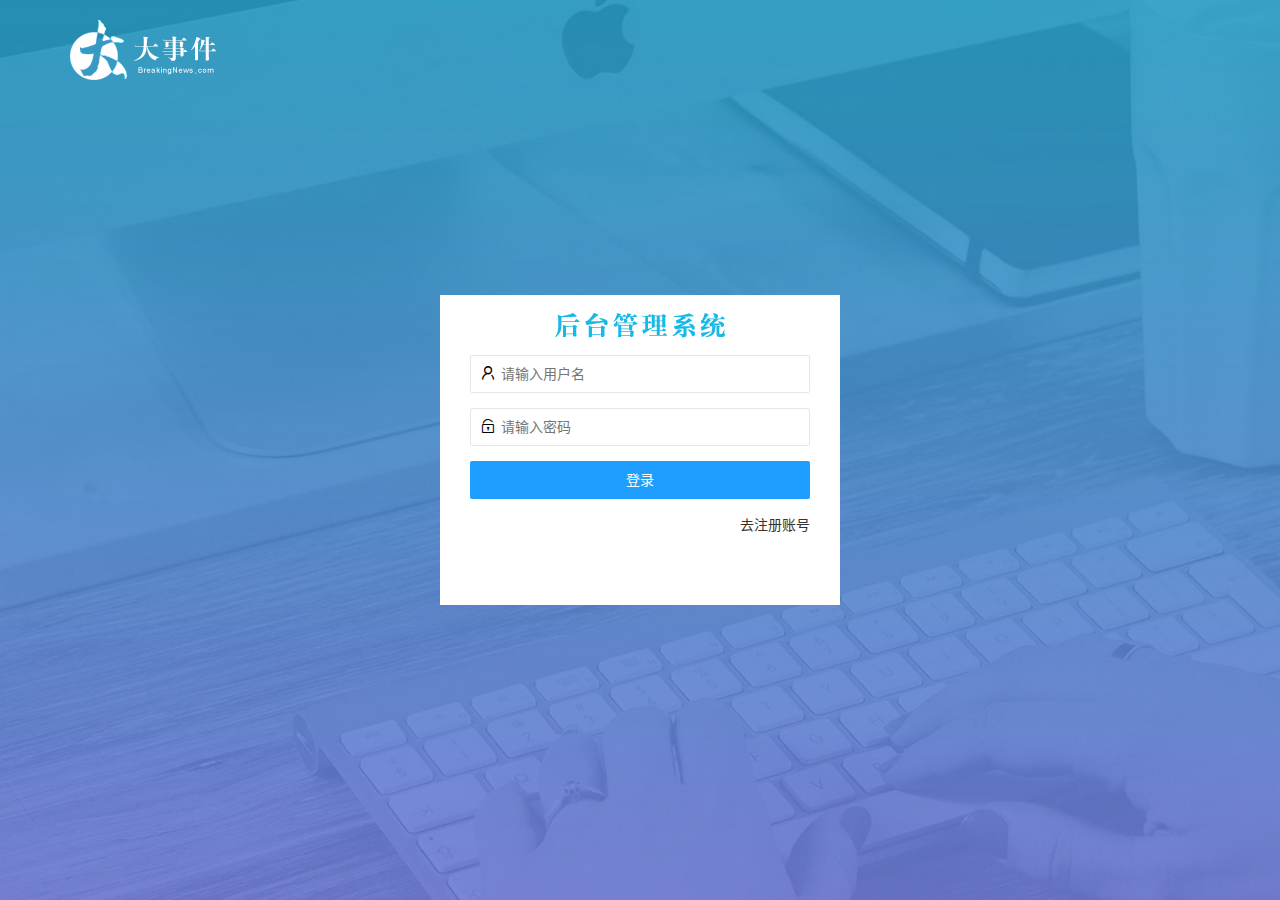
<file: index.html>
<!DOCTYPE html>
<html>
  <head>
    <meta charset="utf-8" />
    <meta name="viewport" content="width=device-width, initial-scale=1, maximum-scale=1" />
    <title>layout 后台大布局 - Layui</title>
    <link rel="stylesheet" href="./asset/lib/layui/css/layui.css" />
    <link rel="stylesheet" href="./asset/fonts/iconfont.css" />
    <link rel="stylesheet" href="./asset/lib/nprogress/nprogress.css" />
    <link rel="stylesheet" href="./asset/css/index.css" />
    <script>
      //判断用户是否已经登录
      var token = sessionStorage.getItem('mytoken');
      if (!token) {
        //token不存在,跳转到登录页面
        location.href = './login.html';
      }
    </script>
  </head>
  <body class="layui-layout-body">
    <div class="layui-layout layui-layout-admin">
      <!-- 顶部导航 -->
      <div class="layui-header">
        <div class="layui-logo">
          <img src="./asset/images//logo.png" alt="" />
        </div>
        <ul class="layui-nav layui-layout-right">
          <li class="layui-nav-item">
            <a href="javascript:;" class="nav-user">
              <!-- <div class='avatar'>U</div> -->
              <!-- <img src="http://t.cn/RCzsdCq" class="layui-nav-img" /> -->
              <span class="userName">黑马</span>
            </a>
            <dl class="layui-nav-child">
              <dd><a href="">基本资料</a></dd>
              <dd><a href="">更换头像</a></dd>
              <dd><a href="">重置密码</a></dd>
            </dl>
          </li>
          <li class="layui-nav-item">
            <a href="javascript:;" id="logout-btn">
              &nbsp;
              <i class="layui-icon layui-icon-logout"></i>
              退了
            </a>
          </li>
        </ul>
      </div>

      <div class="layui-side layui-bg-black">
        <div class="layui-side-scroll">
          <a href="javascript:;" class="welcome">
            <!-- <div class='avatar'>U</div> -->
            <!-- <img src="http://t.cn/RCzsdCq" class="layui-nav-img" /> -->
            <span class="userName">欢迎xxx</span>
          </a>
          <!-- 左侧菜单 -->
          <ul class="layui-nav layui-nav-tree" lay-shrink="all" lay-filter="test">
            <li class="layui-nav-item layui-this">
              <a href="">
                <span class="iconfont icon-home"></span>
                首页
              </a>
            </li>
            <li class="layui-nav-item layui-nav-itemed">
              <a class="" href="javascript:;">
                <span class="iconfont">&#xe615;</span>
                文章管理
              </a>
              <dl class="layui-nav-child">
                <dd>
                  <a target="iframeArea" href="./article/category.html">
                    <i class="layui-icon layui-icon-app"></i>
                    文章类别
                  </a>
                </dd>
                <dd>
                  <a target="iframeArea" href="./article/list.html">
                    <i class="layui-icon layui-icon-app"></i>
                    文章列表
                  </a>
                </dd>
                <dd>
                  <a target="iframeArea" href="./article/addArticle.html">
                    <i class="layui-icon layui-icon-app"></i>
                    发表文章
                  </a>
                </dd>
              </dl>
            </li>
            <li class="layui-nav-item">
              <a href="javascript:;">
                <span class="iconfont icon-user"></span>
                个人中心
              </a>
              <dl class="layui-nav-child">
                <dd>
                  <a target="iframeArea" href="./my/base-info.html">
                    <i class="layui-icon layui-icon-app"></i>
                    基本资料
                  </a>
                </dd>
                <dd>
                  <a target="iframeArea" href="./my/replace-avatar.html">
                    <i class="layui-icon layui-icon-app"></i>
                    更换头像
                  </a>
                </dd>
                <dd>
                  <a target="iframeArea" href="./my/base-repwd.html">
                    <i class="layui-icon layui-icon-app"></i>
                    修改密码
                  </a>
                </dd>
              </dl>
            </li>
          </ul>
        </div>
      </div>
      <!-- 右侧 -->
      <div class="layui-body">
        <!-- 内容主体区域 -->
        <iframe src="./home/dashboard.html" name="iframeArea"></iframe>
      </div>
      <!-- 底部 -->
      <div class="layui-footer">
        <!-- 底部固定区域 -->
        © knabujianwojpg.com - 大事件的底部
      </div>
    </div>
    <script src="./asset/lib/jquery.js"></script>
    <script src="./asset/lib/nprogress/nprogress.js"></script>
    <script src="./asset/lib/layui/layui.all.js"></script>
    <script src="./asset/js/common.js"></script>
    <script src="./asset/js/index.js"></script>
  </body>
</html>
</file>
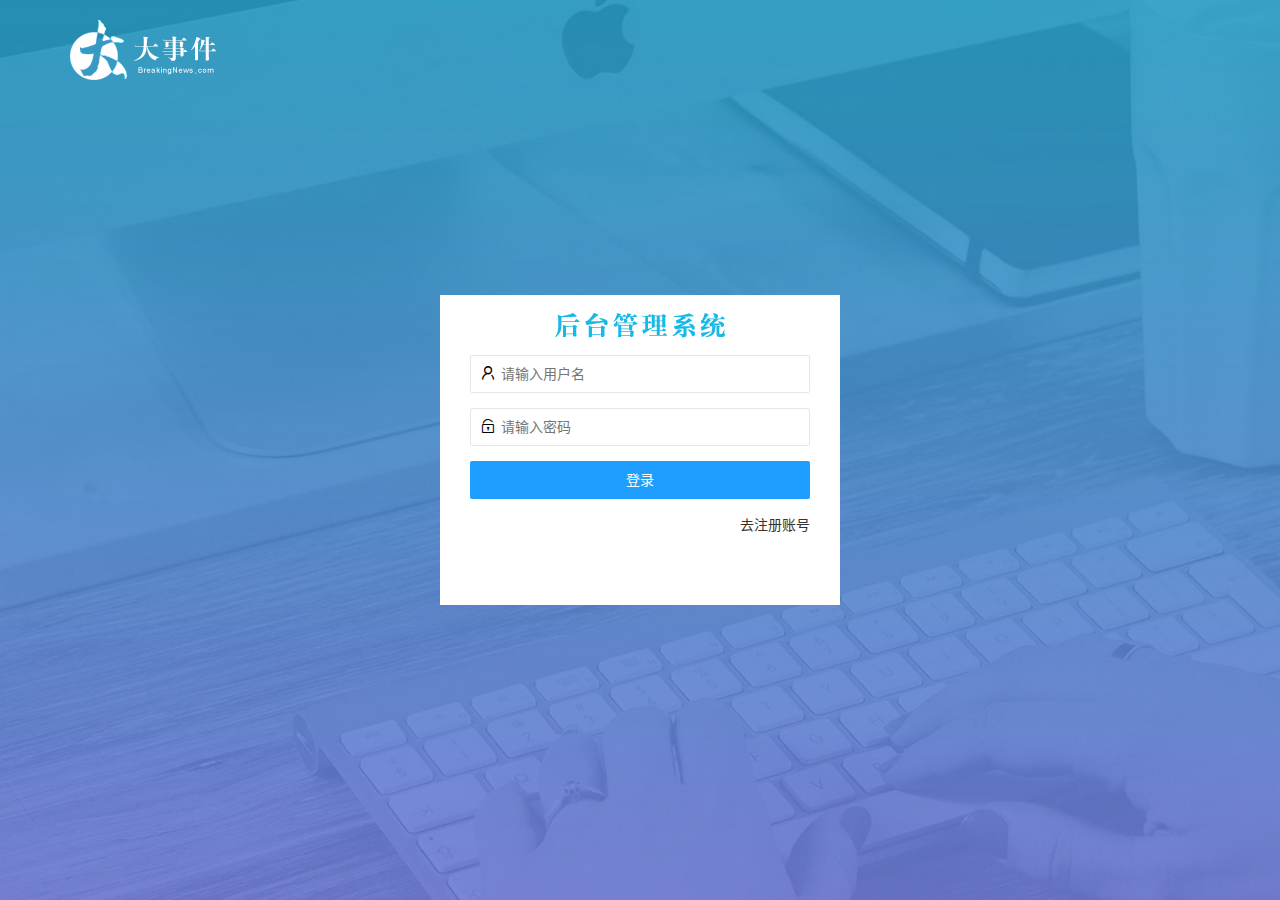
<file: login.html>
<!DOCTYPE html>
<html lang="zh-CN">
  <head>
    <meta charset="UTF-8" />
    <meta name="viewport" content="width=device-width, initial-scale=1.0, maximum-scale=1.0, minimum-scale=1.0,user-scalable=no" />
    <meta http-equiv="X-UA-Compatible" content="ie=edge" />
    <link rel="stylesheet" href="./asset/lib/layui/css/layui.css" />
    <link rel="stylesheet" href="./asset/lib/nprogress/nprogress.css" />
    <link rel="stylesheet" href="./asset/css/login.css" />
    <title>登录</title>
  </head>
  <body>
    <!-- 登录功能 -->
    <!-- logo模块 -->
    <div class="header layui-container">
      <img src="./asset/images/logo.png" alt="" />
    </div>
    <!-- 登录表单布局 -->
    <div class="login-box">
      <div class="login-title"></div>
      <!-- 表单结构 登录-->
      <form action="" class="layui-form login-form" id="login-form">
        <!-- 账号 -->
        <div class="layui-form-item">
          <i class="layui-icon layui-icon-username"></i>
          <input
            type="text"
            name="username"
            required
            lay-verify="required|uname"
            placeholder="请输入用户名"
            autocomplete="off"
            class="layui-input"
          />
        </div>
        <!-- 密码 -->
        <div class="layui-form-item">
          <i class="layui-icon layui-icon-password"></i>
          <input
            type="password"
            name="password"
            required
            lay-verify="required|pwd"
            placeholder="请输入密码"
            autocomplete="off"
            class="layui-input"
          />
        </div>
        <!-- 提交 -->
        <div class="layui-form-item">
          <button class="layui-btn layui-btn-fluid layui-btn-normal" lay-submit lay-filter="formDemo">登录</button>
        </div>
        <!-- 去注册 -->
        <div class="layui-form-item reg-link">
          <a href="javascriipt:;">去注册账号</a>
        </div>
      </form>
      <!-- 表单结构 注册 -->
      <form action="" class="layui-form reg-form" id="reg-form">
        <!-- 账号 -->
        <div class="layui-form-item">
          <i class="layui-icon layui-icon-username"></i>
          <input
            type="text"
            name="username"
            requireds
            lay-verify="required|uname"
            placeholder="请输入用户名"
            autocomplete="off"
            class="layui-input"
          />
        </div>
        <!-- 密码 -->
        <div class="layui-form-item">
          <i class="layui-icon layui-icon-password"></i>
          <input
            type="password"
            name="password"
            required
            lay-verify="required|pwd"
            placeholder="请输入密码"
            autocomplete="off"
            class="layui-input"
          />
        </div>
        <!-- 确认密码 -->
        <div class="layui-form-item">
          <i class="layui-icon layui-icon-password"></i>
          <input
            type="password"
            required
            lay-verify="required|pwd|samePwd"
            placeholder="请确认密码"
            autocomplete="off"
            class="layui-input"
          />
        </div>
        <!-- 提交 -->
        <div class="layui-form-item">
          <button class="layui-btn layui-btn-fluid layui-btn-normal" lay-submit lay-filter="formDemo">注册</button>
        </div>
        <!-- 去登陆 -->
        <div class="layui-form-item login-link">
          <a href="javascriipt:;">去登陆</a>
        </div>
      </form>
    </div>
    <script src="./asset/lib/jquery.js"></script>
    <script src="./asset/lib/nprogress/nprogress.js"></script>
    <script src="./asset/lib/layui/layui.all.js"></script>
    <script src="./asset/js/common.js"></script>
    <script src="./asset/js/login.js"></script>
  </body>
</html>
</file>
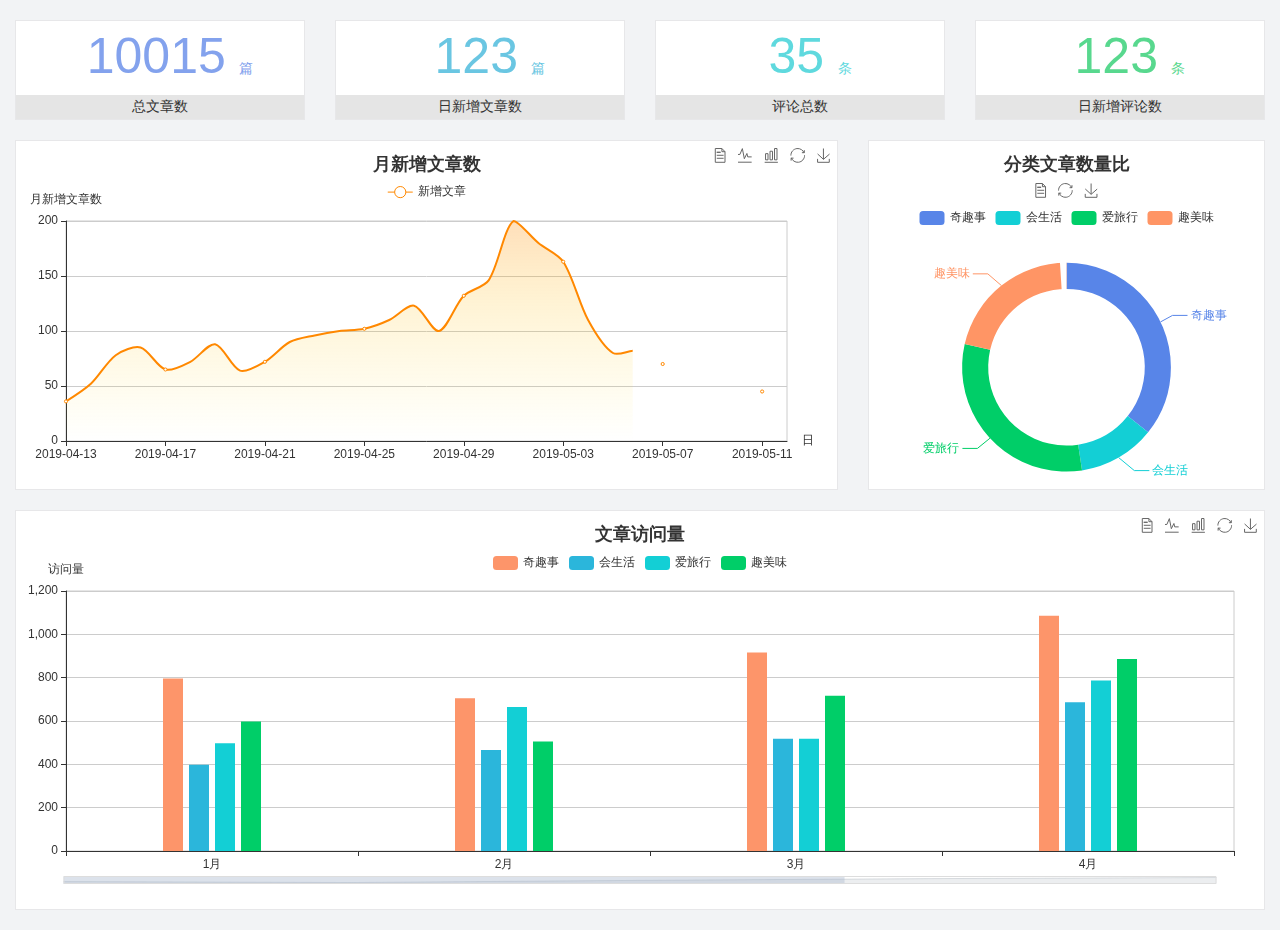
<file: home/dashboard.html>
<!DOCTYPE html>
<html lang="en">
  <head>
    <meta charset="UTF-8" />
    <meta name="viewport" content="width=device-width, initial-scale=1.0" />
    <meta http-equiv="X-UA-Compatible" content="ie=edge" />
    <title>图表统计</title>
    <link rel="stylesheet" href="../asset/lib/bootstrap.css" />
    <link rel="stylesheet" href="../asset/lib/main.css" />
    <script src="../asset/lib/jquery.js"></script>
    <script type="text/javascript" src="../asset/lib/echarts.min.js"></script>
  </head>

  <body>
    <div class="container-fluid">
      <div class="row spannel_list">
        <div class="col-sm-3 col-xs-6">
          <div class="spannel">
            <em>10015</em>
            <span>篇</span>
            <b>总文章数</b>
          </div>
        </div>
        <div class="col-sm-3 col-xs-6">
          <div class="spannel scolor01">
            <em>123</em>
            <span>篇</span>
            <b>日新增文章数</b>
          </div>
        </div>
        <div class="col-sm-3 col-xs-6">
          <div class="spannel scolor02">
            <em>35</em>
            <span>条</span>
            <b>评论总数</b>
          </div>
        </div>
        <div class="col-sm-3 col-xs-6">
          <div class="spannel scolor03">
            <em>123</em>
            <span>条</span>
            <b>日新增评论数</b>
          </div>
        </div>
      </div>
    </div>

    <div class="container-fluid">
      <div class="row curve-pie">
        <div class="col-lg-8 col-md-8">
          <div class="gragh_pannel" id="curve_show"></div>
        </div>
        <div class="col-lg-4 col-md-4">
          <div class="gragh_pannel" id="pie_show"></div>
        </div>
      </div>
    </div>

    <div class="container-fluid">
      <div class="column_pannel" id="column_show"></div>
    </div>

    <script>
      var oChart = echarts.init(document.getElementById('curve_show'));
      var aList_all = [
        { count: 36, date: '2019-04-13' },
        { count: 52, date: '2019-04-14' },
        { count: 78, date: '2019-04-15' },
        { count: 85, date: '2019-04-16' },
        { count: 65, date: '2019-04-17' },
        { count: 72, date: '2019-04-18' },
        { count: 88, date: '2019-04-19' },
        { count: 64, date: '2019-04-20' },
        { count: 72, date: '2019-04-21' },
        { count: 90, date: '2019-04-22' },
        { count: 96, date: '2019-04-23' },
        { count: 100, date: '2019-04-24' },
        { count: 102, date: '2019-04-25' },
        { count: 110, date: '2019-04-26' },
        { count: 123, date: '2019-04-27' },
        { count: 100, date: '2019-04-28' },
        { count: 132, date: '2019-04-29' },
        { count: 146, date: '2019-04-30' },
        { count: 200, date: '2019-05-01' },
        { count: 180, date: '2019-05-02' },
        { count: 163, date: '2019-05-03' },
        { count: 110, date: '2019-05-04' },
        { count: 80, date: '2019-05-05' },
        { count: 82, date: '2019-05-06' },
        { count: 70, date: '2019-05-07' },
        { count: 65, date: '2019-05-08' },
        { count: 54, date: '2019-05-09' },
        { count: 40, date: '2019-05-10' },
        { count: 45, date: '2019-05-11' },
        { count: 38, date: '2019-05-12' },
      ];

      let aCount = [];
      let aDate = [];

      for (var i = 0; i < aList_all.length; i++) {
        aCount.push(aList_all[i].count);
        aDate.push(aList_all[i].date);
      }

      var chartopt = {
        title: {
          text: '月新增文章数',
          left: 'center',
          top: '10',
        },
        tooltip: {
          trigger: 'axis',
        },
        legend: {
          data: ['新增文章'],
          top: '40',
        },
        toolbox: {
          show: true,
          feature: {
            mark: { show: true },
            dataView: { show: true, readOnly: false },
            magicType: { show: true, type: ['line', 'bar'] },
            restore: { show: true },
            saveAsImage: { show: true },
          },
        },
        calculable: true,
        xAxis: [
          {
            name: '日',
            type: 'category',
            boundaryGap: false,
            data: aDate,
          },
        ],
        yAxis: [
          {
            name: '月新增文章数',
            type: 'value',
          },
        ],
        series: [
          {
            name: '新增文章',
            type: 'line',
            smooth: true,
            itemStyle: {
              normal: {
                areaStyle: { type: 'default' },
                color: '#f80',
              },
              lineStyle: { color: '#f80' },
            },
            data: aCount,
          },
        ],
        areaStyle: {
          normal: {
            color: new echarts.graphic.LinearGradient(0, 0, 0, 1, [
              {
                offset: 0,
                color: 'rgba(255,136,0,0.39)',
              },
              {
                offset: 0.34,
                color: 'rgba(255,180,0,0.25)',
              },
              {
                offset: 1,
                color: 'rgba(255,222,0,0.00)',
              },
            ]),
          },
        },
        grid: {
          show: true,
          x: 50,
          x2: 50,
          y: 80,
          height: 220,
        },
      };

      oChart.setOption(chartopt);

      var oPie = echarts.init(document.getElementById('pie_show'));
      var oPieopt = {
        title: {
          top: 10,
          text: '分类文章数量比',
          x: 'center',
        },
        tooltip: {
          trigger: 'item',
          formatter: '{a} <br/>{b} : {c} ({d}%)',
        },
        color: ['#5885e8', '#13cfd5', '#00ce68', '#ff9565'],
        legend: {
          x: 'center',
          top: 65,
          data: ['奇趣事', '会生活', '爱旅行', '趣美味'],
        },
        toolbox: {
          show: true,
          x: 'center',
          top: 35,
          feature: {
            mark: { show: true },
            dataView: { show: true, readOnly: false },
            magicType: {
              show: true,
              type: ['pie', 'funnel'],
              option: {
                funnel: {
                  x: '25%',
                  width: '50%',
                  funnelAlign: 'left',
                  max: 1548,
                },
              },
            },
            restore: { show: true },
            saveAsImage: { show: true },
          },
        },
        calculable: true,
        series: [
          {
            name: '访问来源',
            type: 'pie',
            radius: ['45%', '60%'],
            center: ['50%', '65%'],
            data: [
              { value: 300, name: '奇趣事' },
              { value: 100, name: '会生活' },
              { value: 260, name: '爱旅行' },
              { value: 180, name: '趣美味' },
            ],
          },
        ],
      };
      oPie.setOption(oPieopt);

      var oColumn = this.echarts.init(document.getElementById('column_show'));
      var oColumnopt = {
        title: {
          text: '文章访问量',
          left: 'center',
          top: '10',
        },
        tooltip: {
          trigger: 'axis',
        },
        legend: {
          data: ['奇趣事', '会生活', '爱旅行', '趣美味'],
          top: '40',
        },
        toolbox: {
          show: true,
          feature: {
            mark: { show: true },
            dataView: { show: true, readOnly: false },
            magicType: { show: true, type: ['line', 'bar'] },
            restore: { show: true },
            saveAsImage: { show: true },
          },
        },
        calculable: true,
        xAxis: [
          {
            type: 'category',
            data: ['1月', '2月', '3月', '4月', '5月'],
          },
        ],
        yAxis: [
          {
            name: '访问量',
            type: 'value',
          },
        ],
        series: [
          {
            name: '奇趣事',
            type: 'bar',
            barWidth: 20,
            itemStyle: {
              normal: { areaStyle: { type: 'default' }, color: '#fd956a' },
            },
            data: [800, 708, 920, 1090, 1200],
          },
          {
            name: '会生活',
            type: 'bar',
            barWidth: 20,
            itemStyle: {
              normal: { areaStyle: { type: 'default' }, color: '#2bb6db' },
            },
            data: [400, 468, 520, 690, 800],
          },
          {
            name: '爱旅行',
            type: 'bar',
            barWidth: 20,
            itemStyle: {
              normal: { areaStyle: { type: 'default' }, color: '#13cfd5' },
            },
            data: [500, 668, 520, 790, 900],
          },
          {
            name: '趣美味',
            type: 'bar',
            barWidth: 20,
            itemStyle: {
              normal: { areaStyle: { type: 'default' }, color: '#00ce68' },
            },
            data: [600, 508, 720, 890, 1000],
          },
        ],
        grid: {
          show: true,
          x: 50,
          x2: 30,
          y: 80,
          height: 260,
        },
        dataZoom: [
          //给x轴设置滚动条
          {
            start: 0, //默认为0
            end: 100 - 1000 / 31, //默认为100
            type: 'slider',
            show: true,
            xAxisIndex: [0],
            handleSize: 0, //滑动条的 左右2个滑动条的大小
            height: 8, //组件高度
            left: 45, //左边的距离
            right: 50, //右边的距离
            bottom: 26, //右边的距离
            handleColor: '#ddd', //h滑动图标的颜色
            handleStyle: {
              borderColor: '#cacaca',
              borderWidth: '1',
              shadowBlur: 2,
              background: '#ddd',
              shadowColor: '#ddd',
            },
          },
        ],
      };
      oColumn.setOption(oColumnopt);
    </script>
  </body>
</html>
</file>
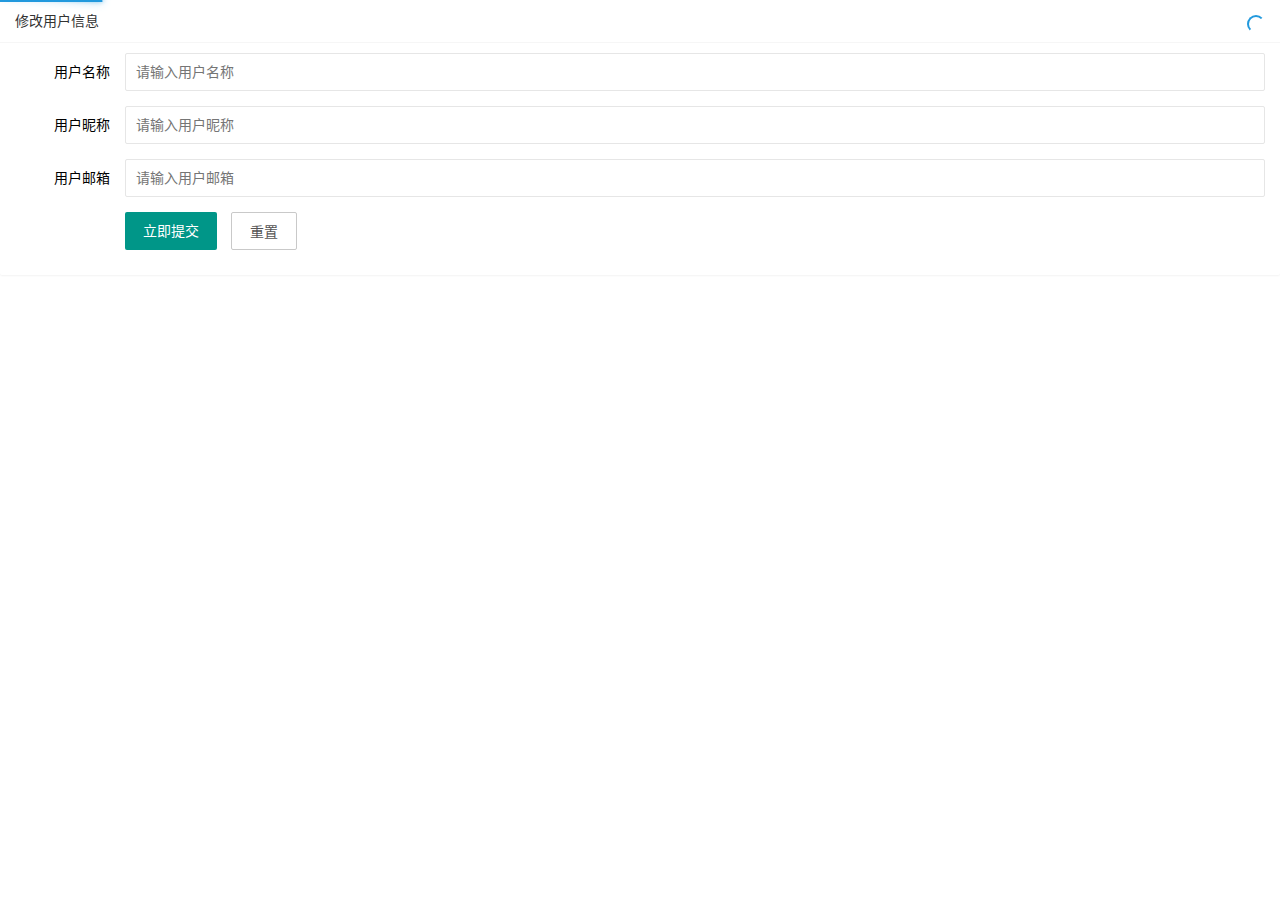
<file: my/base-info.html>
<!DOCTYPE html>
<html lang="zh-CN">
  <head>
    <meta charset="UTF-8" />
    <meta name="viewport" content="width=device-width, initial-scale=1.0, maximum-scale=1.0, minimum-scale=1.0,user-scalable=no" />
    <meta http-equiv="X-UA-Compatible" content="ie=edge" />
    <title>Document</title>
    <link rel="stylesheet" href="../asset/lib/layui/css/layui.css" />
    <link rel="stylesheet" href="../asset/lib/nprogress/nprogress.css" />
  </head>
  <body>
    <div class="layui-card">
      <div class="layui-card-header">修改用户信息</div>
      <div class="layui-card-body">
        <!-- 表单区域 -->
        <form class="layui-form" action=" " lay-filter="basicForm">
          <!-- 用户名称 -->
          <!-- 隐藏域:hidden类型的表单不显示,表单提交时会携带该数据-->
          <input type="hidden" name="id" />
          <div class="layui-form-item">
            <label class="layui-form-label">用户名称</label>
            <div class="layui-input-block">
              <input
                type="text"
                name="username"
                readonly
                required
                lay-verify="required"
                placeholder="请输入用户名称"
                autocomplete="off"
                class="layui-input"
              />
            </div>
          </div>
          <!-- 用户昵称 -->
          <div class="layui-form-item">
            <label class="layui-form-label">用户昵称</label>
            <div class="layui-input-block">
              <input
                type="text"
                name="nickname"
                required
                lay-verify="required"
                placeholder="请输入用户昵称"
                autocomplete="off"
                class="layui-input"
              />
            </div>
          </div>
          <!-- 用户邮箱 -->
          <div class="layui-form-item">
            <label class="layui-form-label">用户邮箱</label>
            <div class="layui-input-block">
              <input
                type="text"
                name="email"
                required
                lay-verify="required"
                placeholder="请输入用户邮箱"
                autocomplete="off"
                class="layui-input"
              />
            </div>
          </div>
          <!-- 重置和提交按钮 -->
          <div class="layui-form-item">
            <div class="layui-input-block">
              <button class="layui-btn" lay-submit lay-filter="formDemo">立即提交</button>
              <button type="button" class="layui-btn layui-btn-primary" id="resetFotm">重置</button>
            </div>
          </div>
        </form>
      </div>
    </div>
    <script src="../asset/lib/jquery.js"></script>
    <script src="../asset/lib/nprogress/nprogress.js"></script>
    <script src="../asset/lib/layui/layui.all.js"></script>
    <script src="../asset/js/common.js"></script>
    <script src="../asset/js/my/base-info.js"></script>
  </body>
</html>
</file>
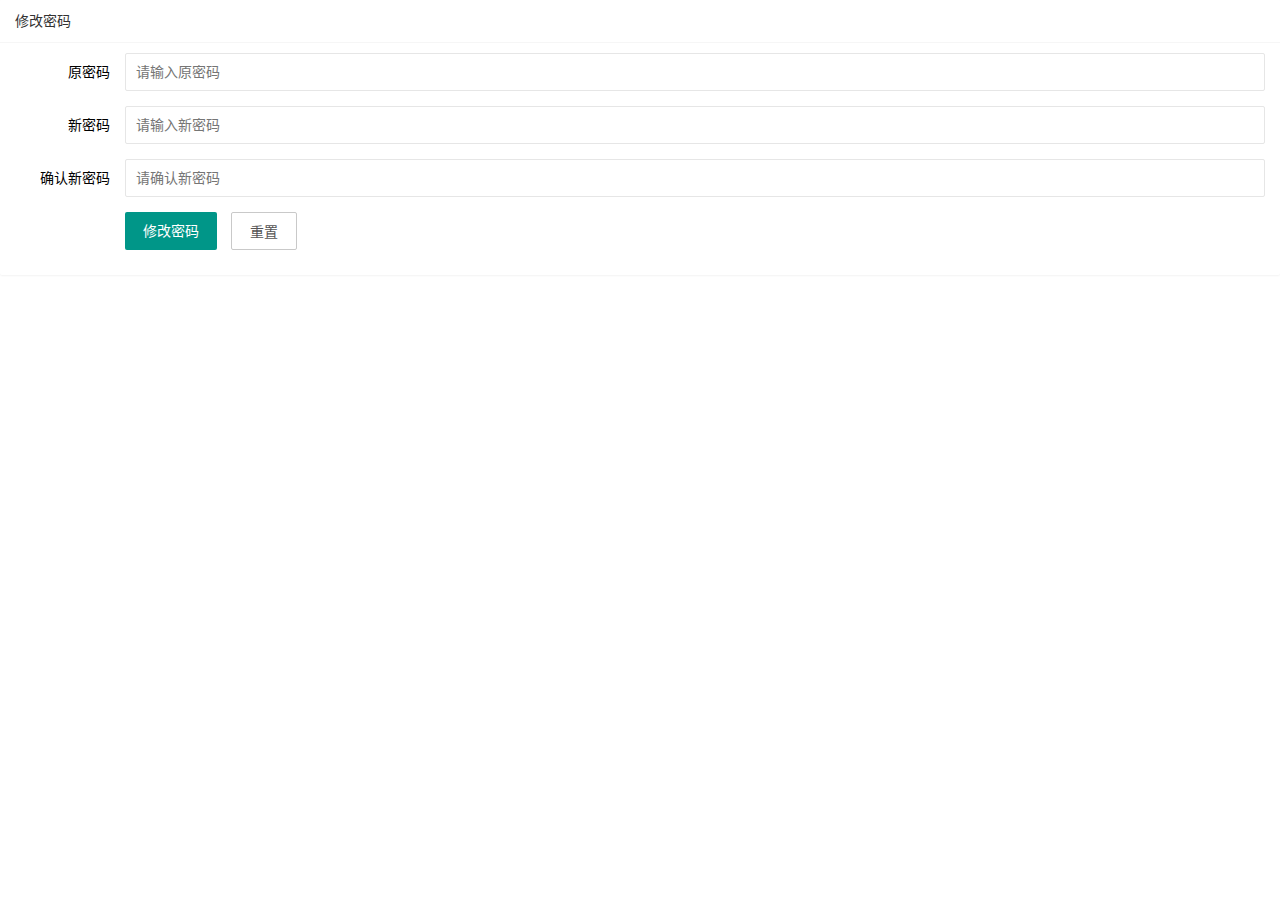
<file: my/base-repwd.html>
<!DOCTYPE html>
<html lang="zh-CN">
  <head>
    <meta charset="UTF-8" />
    <meta name="viewport" content="width=device-width, initial-scale=1.0, maximum-scale=1.0, minimum-scale=1.0,user-scalable=no" />
    <meta http-equiv="X-UA-Compatible" content="ie=edge" />
    <title>Document</title>
    <link rel="stylesheet" href="../asset/lib/layui/css/layui.css" />
    <link rel="stylesheet" href="../asset/lib/nprogress/nprogress.css" />
  </head>
  <body>
    <div class="layui-card">
      <div class="layui-card-header">修改密码</div>
      <div class="layui-card-body">
        <!-- 表单区域 -->
        <form class="layui-form" action=" " lay-filter="basicForm">
          <!-- 原密码 -->
          <div class="layui-form-item">
            <label class="layui-form-label">原密码</label>
            <div class="layui-input-block">
              <input
                type="password"
                name="oldPwd"
                required
                lay-verify="required"
                placeholder="请输入原密码"
                autocomplete="off"
                class="layui-input"
              />
            </div>
          </div>
          <!-- 新密码 -->
          <div class="layui-form-item">
            <label class="layui-form-label">新密码</label>
            <div class="layui-input-block">
              <input
                type="password"
                name="newPwd"
                required
                lay-verify="required|newPwd|diff"
                placeholder="请输入新密码"
                autocomplete="off"
                class="layui-input"
              />
            </div>
          </div>
          <!-- 确认新密码 -->
          <div class="layui-form-item">
            <label class="layui-form-label">确认新密码</label>
            <div class="layui-input-block">
              <input
                type="password"
                required
                lay-verify="required|same"
                placeholder="请确认新密码"
                autocomplete="off"
                class="layui-input"
              />
            </div>
          </div>
          <!-- 重置和提交按钮 -->
          <div class="layui-form-item">
            <div class="layui-input-block">
              <button class="layui-btn" lay-submit lay-filter="formDemo">修改密码</button>
              <button type="button" class="layui-btn layui-btn-primary" id="resetFotm">重置</button>
            </div>
          </div>
        </form>
      </div>
    </div>
    <script src="../asset/lib/jquery.js"></script>
    <script src="../asset/lib/nprogress/nprogress.js"></script>
    <script src="../asset/lib/layui/layui.all.js"></script>
    <script src="../asset/js/common.js"></script>
    <script src="../asset/js/my/base-repwd.js"></script>
  </body>
</html>
</file>
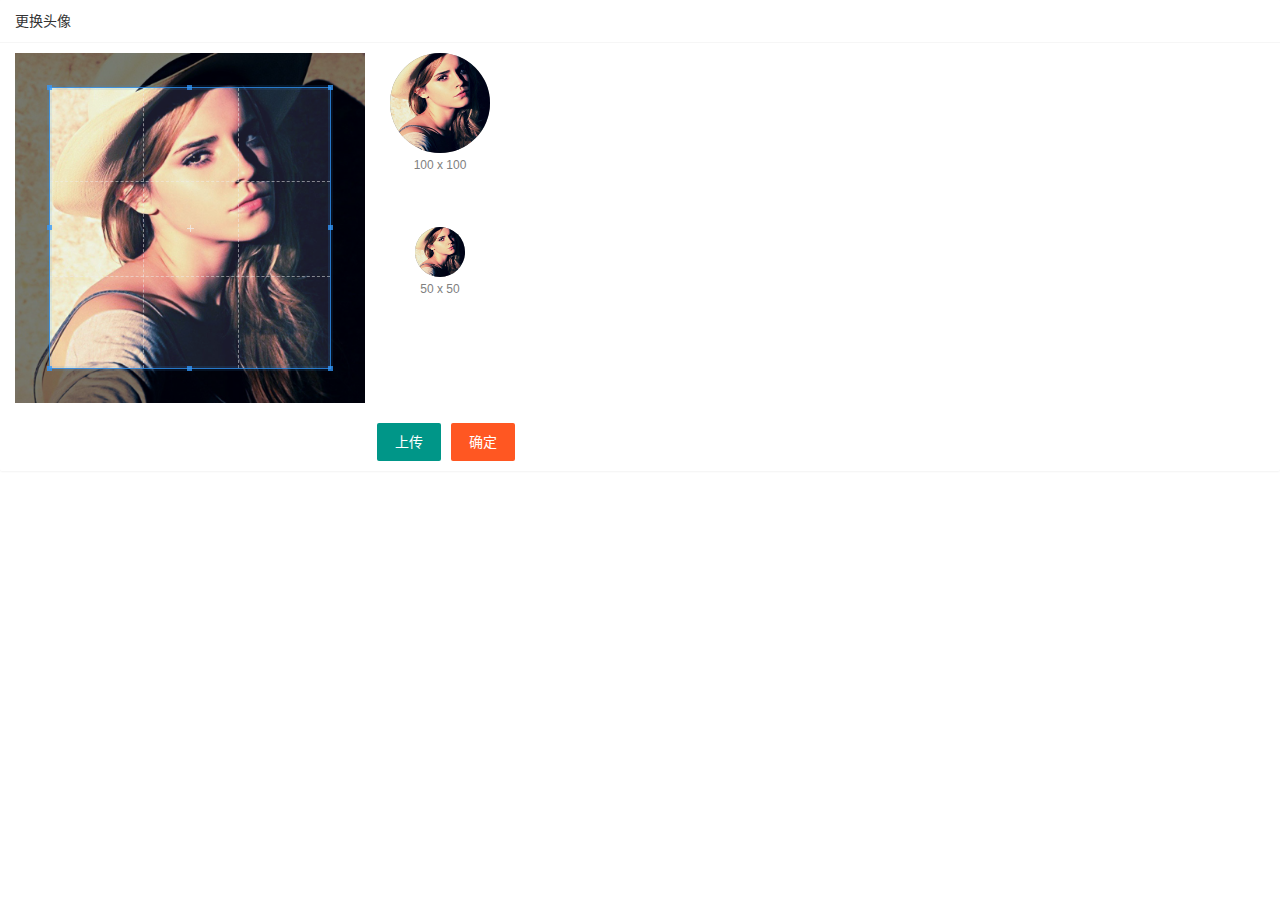
<file: my/replace-avatar.html>
<!DOCTYPE html>
<html lang="zh-CN">
  <head>
    <meta charset="UTF-8" />
    <meta name="viewport" content="width=device-width, initial-scale=1.0, maximum-scale=1.0, minimum-scale=1.0,user-scalable=no" />
    <meta http-equiv="X-UA-Compatible" content="ie=edge" />
    <title>Document</title>
    <link rel="stylesheet" href="../asset/lib/layui/css/layui.css" />
    <link rel="stylesheet" href="../asset/lib/nprogress/nprogress.css" />
    <link rel="stylesheet" href="../asset/lib/cropper/cropper.css" />
    <link rel="stylesheet" href="../asset/css/replace-avatar.css" />
  </head>
  <body>
    <div class="layui-card">
      <div class="layui-card-header">更换头像</div>
      <div class="layui-card-body">
        <!-- 第一行的图片裁剪和预览区域 -->
        <div class="row1">
          <!-- 图片裁剪区域 -->
          <div class="cropper-box">
            <!-- 这个 img 标签很重要，将来会把它初始化为裁剪区域 -->
            <img id="image" src="../asset/images/sample.jpg" />
          </div>
          <!-- 图片的预览区域 -->
          <div class="preview-box">
            <div>
              <!-- 宽高为 100px 的预览区域 -->
              <div class="img-preview w100"></div>
              <p class="size">100 x 100</p>
            </div>
            <div>
              <!-- 宽高为 50px 的预览区域 -->
              <div class="img-preview w50"></div>
              <p class="size">50 x 50</p>
            </div>
          </div>
        </div>

        <!-- 第二行的按钮区域 -->
        <div class="row2">
          <input type="file" name="avatar" id="avatar" style="display: none;" />
          <button id="upload" type="button" class="layui-btn">上传</button>
          <button id="submitImg" type="button" class="layui-btn layui-btn-danger">确定</button>
        </div>
      </div>
    </div>
    <script src="../asset/lib/jquery.js"></script>
    <script src="../asset/lib/cropper/Cropper.js"></script>
    <script src="../asset/lib/cropper/jquery-cropper.js"></script>
    <script src="../asset/lib/nprogress/nprogress.js"></script>
    <script src="../asset/lib/layui/layui.all.js"></script>
    <script src="../asset/js/common.js"></script>
    <script src="../asset/js/my/replace-avatar.js"></script>
  </body>
</html>
</file>
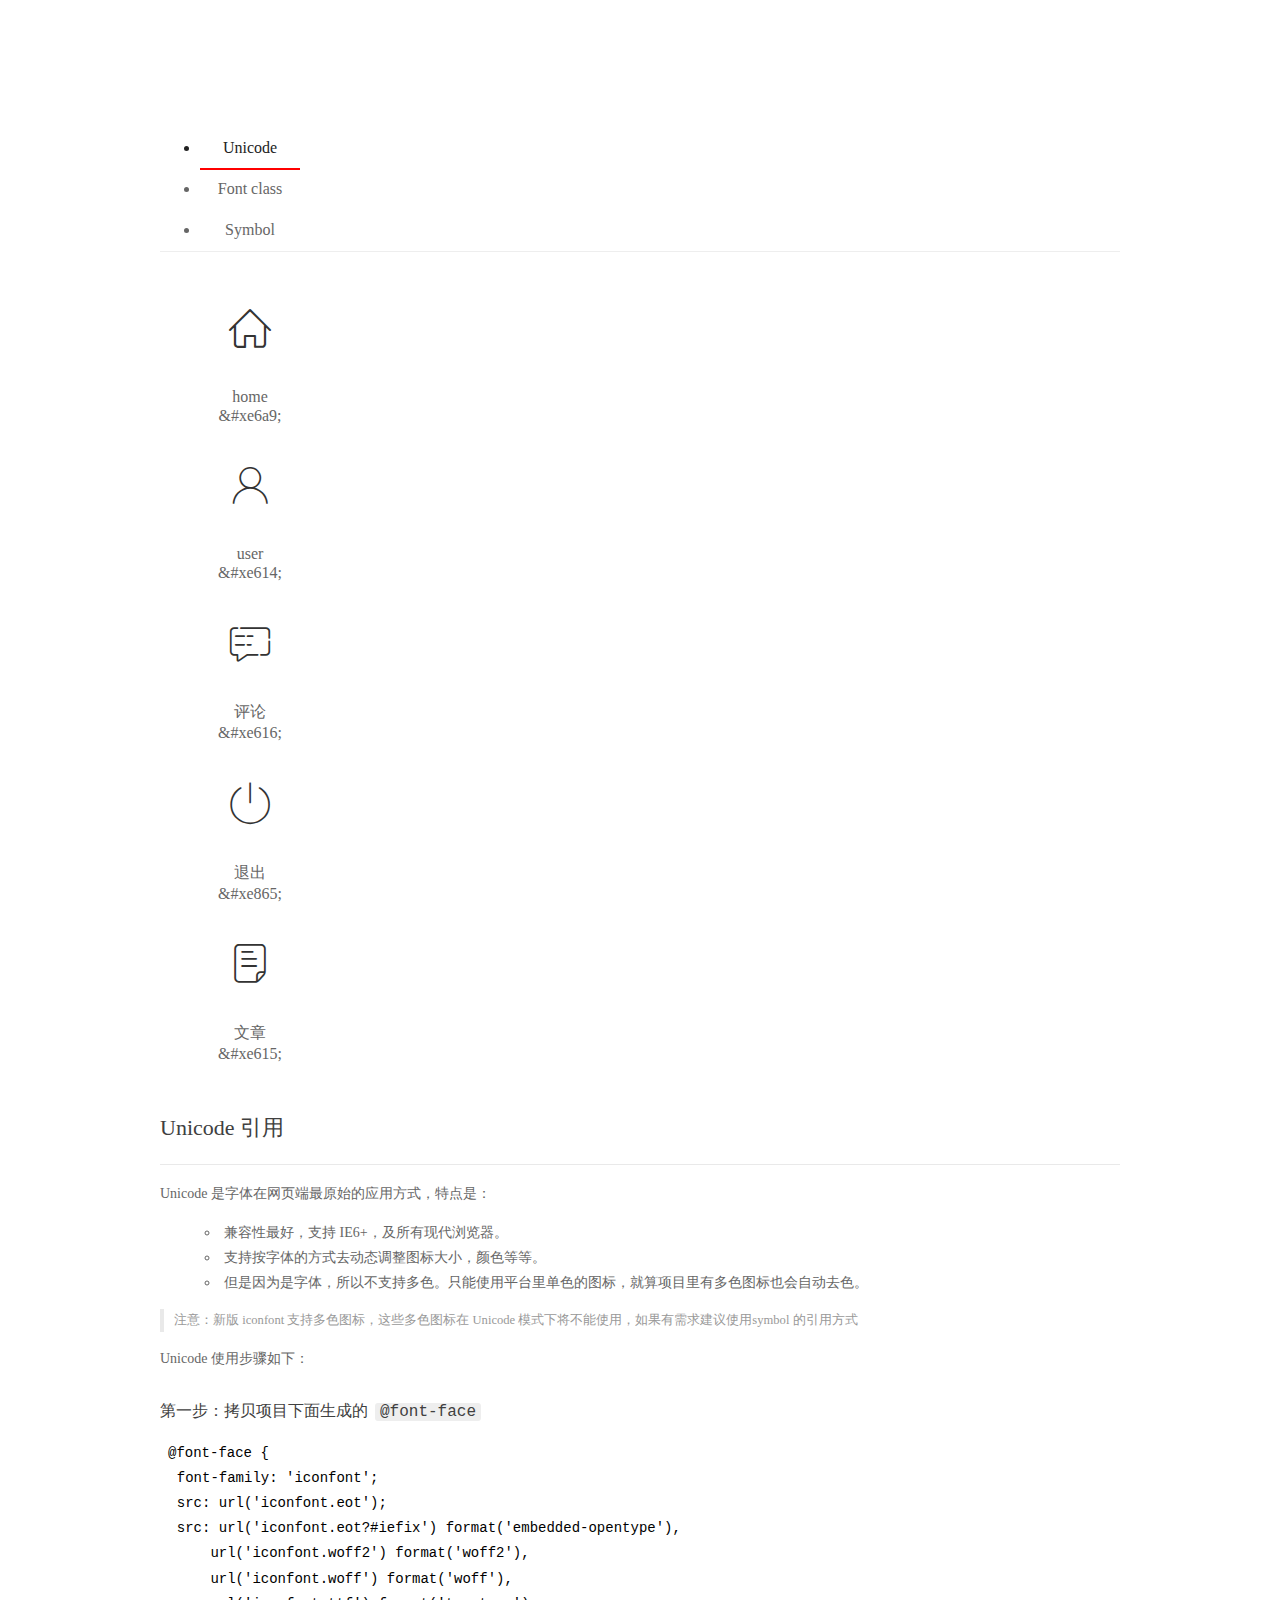
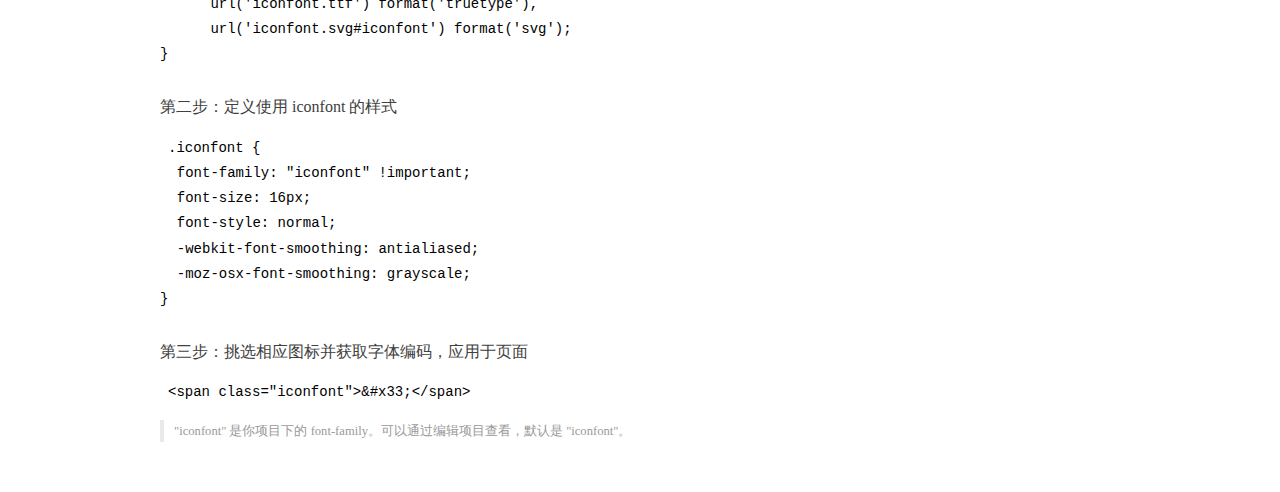
<file: asset/fonts/demo_index.html>
<!DOCTYPE html>
<html>
<head>
  <meta charset="utf-8"/>
  <title>IconFont Demo</title>
  <link rel="shortcut icon" href="https://gtms04.alicdn.com/tps/i4/TB1_oz6GVXXXXaFXpXXJDFnIXXX-64-64.ico" type="image/x-icon"/>
  <link rel="stylesheet" href="https://g.alicdn.com/thx/cube/1.3.2/cube.min.css">
  <link rel="stylesheet" href="demo.css">
  <link rel="stylesheet" href="iconfont.css">
  <script src="iconfont.js"></script>
  <!-- jQuery -->
  <script src="https://a1.alicdn.com/oss/uploads/2018/12/26/7bfddb60-08e8-11e9-9b04-53e73bb6408b.js"></script>
  <!-- 代码高亮 -->
  <script src="https://a1.alicdn.com/oss/uploads/2018/12/26/a3f714d0-08e6-11e9-8a15-ebf944d7534c.js"></script>
</head>
<body>
  <div class="main">
    <h1 class="logo"><a href="https://www.iconfont.cn/" title="iconfont 首页" target="_blank">&#xe86b;</a></h1>
    <div class="nav-tabs">
      <ul id="tabs" class="dib-box">
        <li class="dib active"><span>Unicode</span></li>
        <li class="dib"><span>Font class</span></li>
        <li class="dib"><span>Symbol</span></li>
      </ul>
      
    </div>
    <div class="tab-container">
      <div class="content unicode" style="display: block;">
          <ul class="icon_lists dib-box">
          
            <li class="dib">
              <span class="icon iconfont">&#xe6a9;</span>
                <div class="name">home</div>
                <div class="code-name">&amp;#xe6a9;</div>
              </li>
          
            <li class="dib">
              <span class="icon iconfont">&#xe614;</span>
                <div class="name">user</div>
                <div class="code-name">&amp;#xe614;</div>
              </li>
          
            <li class="dib">
              <span class="icon iconfont">&#xe616;</span>
                <div class="name">评论</div>
                <div class="code-name">&amp;#xe616;</div>
              </li>
          
            <li class="dib">
              <span class="icon iconfont">&#xe865;</span>
                <div class="name">退出</div>
                <div class="code-name">&amp;#xe865;</div>
              </li>
          
            <li class="dib">
              <span class="icon iconfont">&#xe615;</span>
                <div class="name">文章</div>
                <div class="code-name">&amp;#xe615;</div>
              </li>
          
          </ul>
          <div class="article markdown">
          <h2 id="unicode-">Unicode 引用</h2>
          <hr>

          <p>Unicode 是字体在网页端最原始的应用方式，特点是：</p>
          <ul>
            <li>兼容性最好，支持 IE6+，及所有现代浏览器。</li>
            <li>支持按字体的方式去动态调整图标大小，颜色等等。</li>
            <li>但是因为是字体，所以不支持多色。只能使用平台里单色的图标，就算项目里有多色图标也会自动去色。</li>
          </ul>
          <blockquote>
            <p>注意：新版 iconfont 支持多色图标，这些多色图标在 Unicode 模式下将不能使用，如果有需求建议使用symbol 的引用方式</p>
          </blockquote>
          <p>Unicode 使用步骤如下：</p>
          <h3 id="-font-face">第一步：拷贝项目下面生成的 <code>@font-face</code></h3>
<pre><code class="language-css"
>@font-face {
  font-family: 'iconfont';
  src: url('iconfont.eot');
  src: url('iconfont.eot?#iefix') format('embedded-opentype'),
      url('iconfont.woff2') format('woff2'),
      url('iconfont.woff') format('woff'),
      url('iconfont.ttf') format('truetype'),
      url('iconfont.svg#iconfont') format('svg');
}
</code></pre>
          <h3 id="-iconfont-">第二步：定义使用 iconfont 的样式</h3>
<pre><code class="language-css"
>.iconfont {
  font-family: "iconfont" !important;
  font-size: 16px;
  font-style: normal;
  -webkit-font-smoothing: antialiased;
  -moz-osx-font-smoothing: grayscale;
}
</code></pre>
          <h3 id="-">第三步：挑选相应图标并获取字体编码，应用于页面</h3>
<pre>
<code class="language-html"
>&lt;span class="iconfont"&gt;&amp;#x33;&lt;/span&gt;
</code></pre>
          <blockquote>
            <p>"iconfont" 是你项目下的 font-family。可以通过编辑项目查看，默认是 "iconfont"。</p>
          </blockquote>
          </div>
      </div>
      <div class="content font-class">
        <ul class="icon_lists dib-box">
          
          <li class="dib">
            <span class="icon iconfont icon-home"></span>
            <div class="name">
              home
            </div>
            <div class="code-name">.icon-home
            </div>
          </li>
          
          <li class="dib">
            <span class="icon iconfont icon-user"></span>
            <div class="name">
              user
            </div>
            <div class="code-name">.icon-user
            </div>
          </li>
          
          <li class="dib">
            <span class="icon iconfont icon-pinglun"></span>
            <div class="name">
              评论
            </div>
            <div class="code-name">.icon-pinglun
            </div>
          </li>
          
          <li class="dib">
            <span class="icon iconfont icon-tuichu"></span>
            <div class="name">
              退出
            </div>
            <div class="code-name">.icon-tuichu
            </div>
          </li>
          
          <li class="dib">
            <span class="icon iconfont icon-16"></span>
            <div class="name">
              文章
            </div>
            <div class="code-name">.icon-16
            </div>
          </li>
          
        </ul>
        <div class="article markdown">
        <h2 id="font-class-">font-class 引用</h2>
        <hr>

        <p>font-class 是 Unicode 使用方式的一种变种，主要是解决 Unicode 书写不直观，语意不明确的问题。</p>
        <p>与 Unicode 使用方式相比，具有如下特点：</p>
        <ul>
          <li>兼容性良好，支持 IE8+，及所有现代浏览器。</li>
          <li>相比于 Unicode 语意明确，书写更直观。可以很容易分辨这个 icon 是什么。</li>
          <li>因为使用 class 来定义图标，所以当要替换图标时，只需要修改 class 里面的 Unicode 引用。</li>
          <li>不过因为本质上还是使用的字体，所以多色图标还是不支持的。</li>
        </ul>
        <p>使用步骤如下：</p>
        <h3 id="-fontclass-">第一步：引入项目下面生成的 fontclass 代码：</h3>
<pre><code class="language-html">&lt;link rel="stylesheet" href="./iconfont.css"&gt;
</code></pre>
        <h3 id="-">第二步：挑选相应图标并获取类名，应用于页面：</h3>
<pre><code class="language-html">&lt;span class="iconfont icon-xxx"&gt;&lt;/span&gt;
</code></pre>
        <blockquote>
          <p>"
            iconfont" 是你项目下的 font-family。可以通过编辑项目查看，默认是 "iconfont"。</p>
        </blockquote>
      </div>
      </div>
      <div class="content symbol">
          <ul class="icon_lists dib-box">
          
            <li class="dib">
                <svg class="icon svg-icon" aria-hidden="true">
                  <use xlink:href="#icon-home"></use>
                </svg>
                <div class="name">home</div>
                <div class="code-name">#icon-home</div>
            </li>
          
            <li class="dib">
                <svg class="icon svg-icon" aria-hidden="true">
                  <use xlink:href="#icon-user"></use>
                </svg>
                <div class="name">user</div>
                <div class="code-name">#icon-user</div>
            </li>
          
            <li class="dib">
                <svg class="icon svg-icon" aria-hidden="true">
                  <use xlink:href="#icon-pinglun"></use>
                </svg>
                <div class="name">评论</div>
                <div class="code-name">#icon-pinglun</div>
            </li>
          
            <li class="dib">
                <svg class="icon svg-icon" aria-hidden="true">
                  <use xlink:href="#icon-tuichu"></use>
                </svg>
                <div class="name">退出</div>
                <div class="code-name">#icon-tuichu</div>
            </li>
          
            <li class="dib">
                <svg class="icon svg-icon" aria-hidden="true">
                  <use xlink:href="#icon-16"></use>
                </svg>
                <div class="name">文章</div>
                <div class="code-name">#icon-16</div>
            </li>
          
          </ul>
          <div class="article markdown">
          <h2 id="symbol-">Symbol 引用</h2>
          <hr>

          <p>这是一种全新的使用方式，应该说这才是未来的主流，也是平台目前推荐的用法。相关介绍可以参考这篇<a href="">文章</a>
            这种用法其实是做了一个 SVG 的集合，与另外两种相比具有如下特点：</p>
          <ul>
            <li>支持多色图标了，不再受单色限制。</li>
            <li>通过一些技巧，支持像字体那样，通过 <code>font-size</code>, <code>color</code> 来调整样式。</li>
            <li>兼容性较差，支持 IE9+，及现代浏览器。</li>
            <li>浏览器渲染 SVG 的性能一般，还不如 png。</li>
          </ul>
          <p>使用步骤如下：</p>
          <h3 id="-symbol-">第一步：引入项目下面生成的 symbol 代码：</h3>
<pre><code class="language-html">&lt;script src="./iconfont.js"&gt;&lt;/script&gt;
</code></pre>
          <h3 id="-css-">第二步：加入通用 CSS 代码（引入一次就行）：</h3>
<pre><code class="language-html">&lt;style&gt;
.icon {
  width: 1em;
  height: 1em;
  vertical-align: -0.15em;
  fill: currentColor;
  overflow: hidden;
}
&lt;/style&gt;
</code></pre>
          <h3 id="-">第三步：挑选相应图标并获取类名，应用于页面：</h3>
<pre><code class="language-html">&lt;svg class="icon" aria-hidden="true"&gt;
  &lt;use xlink:href="#icon-xxx"&gt;&lt;/use&gt;
&lt;/svg&gt;
</code></pre>
          </div>
      </div>

    </div>
  </div>
  <script>
  $(document).ready(function () {
      $('.tab-container .content:first').show()

      $('#tabs li').click(function (e) {
        var tabContent = $('.tab-container .content')
        var index = $(this).index()

        if ($(this).hasClass('active')) {
          return
        } else {
          $('#tabs li').removeClass('active')
          $(this).addClass('active')

          tabContent.hide().eq(index).fadeIn()
        }
      })
    })
  </script>
</body>
</html>
</file>
<file: asset/lib/layui/css/layui.css>
/** layui-v2.5.6 MIT License By https://www.layui.com */
 .layui-inline,img{display:inline-block;vertical-align:middle}h1,h2,h3,h4,h5,h6{font-weight:400}.layui-edge,.layui-header,.layui-inline,.layui-main{position:relative}.layui-body,.layui-edge,.layui-elip{overflow:hidden}.layui-btn,.layui-edge,.layui-inline,img{vertical-align:middle}.layui-btn,.layui-disabled,.layui-icon,.layui-unselect{-moz-user-select:none;-webkit-user-select:none;-ms-user-select:none}.layui-elip,.layui-form-checkbox span,.layui-form-pane .layui-form-label{text-overflow:ellipsis;white-space:nowrap}.layui-breadcrumb,.layui-tree-btnGroup{visibility:hidden}blockquote,body,button,dd,div,dl,dt,form,h1,h2,h3,h4,h5,h6,input,li,ol,p,pre,td,textarea,th,ul{margin:0;padding:0;-webkit-tap-highlight-color:rgba(0,0,0,0)}a:active,a:hover{outline:0}img{border:none}li{list-style:none}table{border-collapse:collapse;border-spacing:0}h4,h5,h6{font-size:100%}button,input,optgroup,option,select,textarea{font-family:inherit;font-size:inherit;font-style:inherit;font-weight:inherit;outline:0}pre{white-space:pre-wrap;white-space:-moz-pre-wrap;white-space:-pre-wrap;white-space:-o-pre-wrap;word-wrap:break-word}body{line-height:24px;font:14px Helvetica Neue,Helvetica,PingFang SC,Tahoma,Arial,sans-serif}hr{height:1px;margin:10px 0;border:0;clear:both}a{color:#333;text-decoration:none}a:hover{color:#777}a cite{font-style:normal;*cursor:pointer}.layui-border-box,.layui-border-box *{box-sizing:border-box}.layui-box,.layui-box *{box-sizing:content-box}.layui-clear{clear:both;*zoom:1}.layui-clear:after{content:'\20';clear:both;*zoom:1;display:block;height:0}.layui-inline{*display:inline;*zoom:1}.layui-edge{display:inline-block;width:0;height:0;border-width:6px;border-style:dashed;border-color:transparent}.layui-edge-top{top:-4px;border-bottom-color:#999;border-bottom-style:solid}.layui-edge-right{border-left-color:#999;border-left-style:solid}.layui-edge-bottom{top:2px;border-top-color:#999;border-top-style:solid}.layui-edge-left{border-right-color:#999;border-right-style:solid}.layui-disabled,.layui-disabled:hover{color:#d2d2d2!important;cursor:not-allowed!important}.layui-circle{border-radius:100%}.layui-show{display:block!important}.layui-hide{display:none!important}@font-face{font-family:layui-icon;src:url(../font/iconfont.eot?v=256);src:url(../font/iconfont.eot?v=256#iefix) format('embedded-opentype'),url(../font/iconfont.woff2?v=256) format('woff2'),url(../font/iconfont.woff?v=256) format('woff'),url(../font/iconfont.ttf?v=256) format('truetype'),url(../font/iconfont.svg?v=256#layui-icon) format('svg')}.layui-icon{font-family:layui-icon!important;font-size:16px;font-style:normal;-webkit-font-smoothing:antialiased;-moz-osx-font-smoothing:grayscale}.layui-icon-reply-fill:before{content:"\e611"}.layui-icon-set-fill:before{content:"\e614"}.layui-icon-menu-fill:before{content:"\e60f"}.layui-icon-search:before{content:"\e615"}.layui-icon-share:before{content:"\e641"}.layui-icon-set-sm:before{content:"\e620"}.layui-icon-engine:before{content:"\e628"}.layui-icon-close:before{content:"\1006"}.layui-icon-close-fill:before{content:"\1007"}.layui-icon-chart-screen:before{content:"\e629"}.layui-icon-star:before{content:"\e600"}.layui-icon-circle-dot:before{content:"\e617"}.layui-icon-chat:before{content:"\e606"}.layui-icon-release:before{content:"\e609"}.layui-icon-list:before{content:"\e60a"}.layui-icon-chart:before{content:"\e62c"}.layui-icon-ok-circle:before{content:"\1005"}.layui-icon-layim-theme:before{content:"\e61b"}.layui-icon-table:before{content:"\e62d"}.layui-icon-right:before{content:"\e602"}.layui-icon-left:before{content:"\e603"}.layui-icon-cart-simple:before{content:"\e698"}.layui-icon-face-cry:before{content:"\e69c"}.layui-icon-face-smile:before{content:"\e6af"}.layui-icon-survey:before{content:"\e6b2"}.layui-icon-tree:before{content:"\e62e"}.layui-icon-ie:before{content:"\e7bb"}.layui-icon-upload-circle:before{content:"\e62f"}.layui-icon-add-circle:before{content:"\e61f"}.layui-icon-download-circle:before{content:"\e601"}.layui-icon-templeate-1:before{content:"\e630"}.layui-icon-util:before{content:"\e631"}.layui-icon-face-surprised:before{content:"\e664"}.layui-icon-edit:before{content:"\e642"}.layui-icon-speaker:before{content:"\e645"}.layui-icon-down:before{content:"\e61a"}.layui-icon-file:before{content:"\e621"}.layui-icon-layouts:before{content:"\e632"}.layui-icon-rate-half:before{content:"\e6c9"}.layui-icon-add-circle-fine:before{content:"\e608"}.layui-icon-prev-circle:before{content:"\e633"}.layui-icon-read:before{content:"\e705"}.layui-icon-404:before{content:"\e61c"}.layui-icon-carousel:before{content:"\e634"}.layui-icon-help:before{content:"\e607"}.layui-icon-code-circle:before{content:"\e635"}.layui-icon-windows:before{content:"\e67f"}.layui-icon-water:before{content:"\e636"}.layui-icon-username:before{content:"\e66f"}.layui-icon-find-fill:before{content:"\e670"}.layui-icon-about:before{content:"\e60b"}.layui-icon-location:before{content:"\e715"}.layui-icon-up:before{content:"\e619"}.layui-icon-pause:before{content:"\e651"}.layui-icon-date:before{content:"\e637"}.layui-icon-layim-uploadfile:before{content:"\e61d"}.layui-icon-delete:before{content:"\e640"}.layui-icon-play:before{content:"\e652"}.layui-icon-top:before{content:"\e604"}.layui-icon-firefox:before{content:"\e686"}.layui-icon-friends:before{content:"\e612"}.layui-icon-refresh-3:before{content:"\e9aa"}.layui-icon-ok:before{content:"\e605"}.layui-icon-layer:before{content:"\e638"}.layui-icon-face-smile-fine:before{content:"\e60c"}.layui-icon-dollar:before{content:"\e659"}.layui-icon-group:before{content:"\e613"}.layui-icon-layim-download:before{content:"\e61e"}.layui-icon-picture-fine:before{content:"\e60d"}.layui-icon-link:before{content:"\e64c"}.layui-icon-diamond:before{content:"\e735"}.layui-icon-log:before{content:"\e60e"}.layui-icon-key:before{content:"\e683"}.layui-icon-rate-solid:before{content:"\e67a"}.layui-icon-fonts-del:before{content:"\e64f"}.layui-icon-unlink:before{content:"\e64d"}.layui-icon-fonts-clear:before{content:"\e639"}.layui-icon-triangle-r:before{content:"\e623"}.layui-icon-circle:before{content:"\e63f"}.layui-icon-radio:before{content:"\e643"}.layui-icon-align-center:before{content:"\e647"}.layui-icon-align-right:before{content:"\e648"}.layui-icon-align-left:before{content:"\e649"}.layui-icon-loading-1:before{content:"\e63e"}.layui-icon-return:before{content:"\e65c"}.layui-icon-fonts-strong:before{content:"\e62b"}.layui-icon-upload:before{content:"\e67c"}.layui-icon-dialogue:before{content:"\e63a"}.layui-icon-video:before{content:"\e6ed"}.layui-icon-headset:before{content:"\e6fc"}.layui-icon-cellphone-fine:before{content:"\e63b"}.layui-icon-add-1:before{content:"\e654"}.layui-icon-face-smile-b:before{content:"\e650"}.layui-icon-fonts-html:before{content:"\e64b"}.layui-icon-screen-full:before{content:"\e622"}.layui-icon-form:before{content:"\e63c"}.layui-icon-cart:before{content:"\e657"}.layui-icon-camera-fill:before{content:"\e65d"}.layui-icon-tabs:before{content:"\e62a"}.layui-icon-heart-fill:before{content:"\e68f"}.layui-icon-fonts-code:before{content:"\e64e"}.layui-icon-ios:before{content:"\e680"}.layui-icon-at:before{content:"\e687"}.layui-icon-fire:before{content:"\e756"}.layui-icon-set:before{content:"\e716"}.layui-icon-fonts-u:before{content:"\e646"}.layui-icon-triangle-d:before{content:"\e625"}.layui-icon-tips:before{content:"\e702"}.layui-icon-picture:before{content:"\e64a"}.layui-icon-more-vertical:before{content:"\e671"}.layui-icon-bluetooth:before{content:"\e689"}.layui-icon-flag:before{content:"\e66c"}.layui-icon-loading:before{content:"\e63d"}.layui-icon-fonts-i:before{content:"\e644"}.layui-icon-refresh-1:before{content:"\e666"}.layui-icon-rmb:before{content:"\e65e"}.layui-icon-addition:before{content:"\e624"}.layui-icon-home:before{content:"\e68e"}.layui-icon-time:before{content:"\e68d"}.layui-icon-user:before{content:"\e770"}.layui-icon-notice:before{content:"\e667"}.layui-icon-chrome:before{content:"\e68a"}.layui-icon-edge:before{content:"\e68b"}.layui-icon-login-weibo:before{content:"\e675"}.layui-icon-voice:before{content:"\e688"}.layui-icon-upload-drag:before{content:"\e681"}.layui-icon-login-qq:before{content:"\e676"}.layui-icon-snowflake:before{content:"\e6b1"}.layui-icon-heart:before{content:"\e68c"}.layui-icon-logout:before{content:"\e682"}.layui-icon-file-b:before{content:"\e655"}.layui-icon-template:before{content:"\e663"}.layui-icon-transfer:before{content:"\e691"}.layui-icon-auz:before{content:"\e672"}.layui-icon-console:before{content:"\e665"}.layui-icon-app:before{content:"\e653"}.layui-icon-prev:before{content:"\e65a"}.layui-icon-website:before{content:"\e7ae"}.layui-icon-next:before{content:"\e65b"}.layui-icon-component:before{content:"\e857"}.layui-icon-android:before{content:"\e684"}.layui-icon-more:before{content:"\e65f"}.layui-icon-login-wechat:before{content:"\e677"}.layui-icon-shrink-right:before{content:"\e668"}.layui-icon-spread-left:before{content:"\e66b"}.layui-icon-camera:before{content:"\e660"}.layui-icon-note:before{content:"\e66e"}.layui-icon-refresh:before{content:"\e669"}.layui-icon-female:before{content:"\e661"}.layui-icon-male:before{content:"\e662"}.layui-icon-screen-restore:before{content:"\e758"}.layui-icon-password:before{content:"\e673"}.layui-icon-senior:before{content:"\e674"}.layui-icon-theme:before{content:"\e66a"}.layui-icon-tread:before{content:"\e6c5"}.layui-icon-praise:before{content:"\e6c6"}.layui-icon-star-fill:before{content:"\e658"}.layui-icon-rate:before{content:"\e67b"}.layui-icon-template-1:before{content:"\e656"}.layui-icon-vercode:before{content:"\e679"}.layui-icon-service:before{content:"\e626"}.layui-icon-cellphone:before{content:"\e678"}.layui-icon-print:before{content:"\e66d"}.layui-icon-cols:before{content:"\e610"}.layui-icon-wifi:before{content:"\e7e0"}.layui-icon-export:before{content:"\e67d"}.layui-icon-rss:before{content:"\e808"}.layui-icon-slider:before{content:"\e714"}.layui-icon-email:before{content:"\e618"}.layui-icon-subtraction:before{content:"\e67e"}.layui-icon-mike:before{content:"\e6dc"}.layui-icon-light:before{content:"\e748"}.layui-icon-gift:before{content:"\e627"}.layui-icon-mute:before{content:"\e685"}.layui-icon-reduce-circle:before{content:"\e616"}.layui-icon-music:before{content:"\e690"}.layui-main{width:1140px;margin:0 auto}.layui-header{z-index:1000;height:60px}.layui-header a:hover{transition:all .5s;-webkit-transition:all .5s}.layui-side{position:fixed;left:0;top:0;bottom:0;z-index:999;width:200px;overflow-x:hidden}.layui-side-scroll{position:relative;width:220px;height:100%;overflow-x:hidden}.layui-body{position:absolute;left:200px;right:0;top:0;bottom:0;z-index:998;width:auto;overflow-y:auto;box-sizing:border-box}.layui-layout-body{overflow:hidden}.layui-layout-admin .layui-header{background-color:#23262E}.layui-layout-admin .layui-side{top:60px;width:200px;overflow-x:hidden}.layui-layout-admin .layui-body{position:fixed;top:60px;bottom:44px}.layui-layout-admin .layui-main{width:auto;margin:0 15px}.layui-layout-admin .layui-footer{position:fixed;left:200px;right:0;bottom:0;height:44px;line-height:44px;padding:0 15px;background-color:#eee}.layui-layout-admin .layui-logo{position:absolute;left:0;top:0;width:200px;height:100%;line-height:60px;text-align:center;color:#009688;font-size:16px}.layui-layout-admin .layui-header .layui-nav{background:0 0}.layui-layout-left{position:absolute!important;left:200px;top:0}.layui-layout-right{position:absolute!important;right:0;top:0}.layui-container{position:relative;margin:0 auto;padding:0 15px;box-sizing:border-box}.layui-fluid{position:relative;margin:0 auto;padding:0 15px}.layui-row:after,.layui-row:before{content:'';display:block;clear:both}.layui-col-lg1,.layui-col-lg10,.layui-col-lg11,.layui-col-lg12,.layui-col-lg2,.layui-col-lg3,.layui-col-lg4,.layui-col-lg5,.layui-col-lg6,.layui-col-lg7,.layui-col-lg8,.layui-col-lg9,.layui-col-md1,.layui-col-md10,.layui-col-md11,.layui-col-md12,.layui-col-md2,.layui-col-md3,.layui-col-md4,.layui-col-md5,.layui-col-md6,.layui-col-md7,.layui-col-md8,.layui-col-md9,.layui-col-sm1,.layui-col-sm10,.layui-col-sm11,.layui-col-sm12,.layui-col-sm2,.layui-col-sm3,.layui-col-sm4,.layui-col-sm5,.layui-col-sm6,.layui-col-sm7,.layui-col-sm8,.layui-col-sm9,.layui-col-xs1,.layui-col-xs10,.layui-col-xs11,.layui-col-xs12,.layui-col-xs2,.layui-col-xs3,.layui-col-xs4,.layui-col-xs5,.layui-col-xs6,.layui-col-xs7,.layui-col-xs8,.layui-col-xs9{position:relative;display:block;box-sizing:border-box}.layui-col-xs1,.layui-col-xs10,.layui-col-xs11,.layui-col-xs12,.layui-col-xs2,.layui-col-xs3,.layui-col-xs4,.layui-col-xs5,.layui-col-xs6,.layui-col-xs7,.layui-col-xs8,.layui-col-xs9{float:left}.layui-col-xs1{width:8.33333333%}.layui-col-xs2{width:16.66666667%}.layui-col-xs3{width:25%}.layui-col-xs4{width:33.33333333%}.layui-col-xs5{width:41.66666667%}.layui-col-xs6{width:50%}.layui-col-xs7{width:58.33333333%}.layui-col-xs8{width:66.66666667%}.layui-col-xs9{width:75%}.layui-col-xs10{width:83.33333333%}.layui-col-xs11{width:91.66666667%}.layui-col-xs12{width:100%}.layui-col-xs-offset1{margin-left:8.33333333%}.layui-col-xs-offset2{margin-left:16.66666667%}.layui-col-xs-offset3{margin-left:25%}.layui-col-xs-offset4{margin-left:33.33333333%}.layui-col-xs-offset5{margin-left:41.66666667%}.layui-col-xs-offset6{margin-left:50%}.layui-col-xs-offset7{margin-left:58.33333333%}.layui-col-xs-offset8{margin-left:66.66666667%}.layui-col-xs-offset9{margin-left:75%}.layui-col-xs-offset10{margin-left:83.33333333%}.layui-col-xs-offset11{margin-left:91.66666667%}.layui-col-xs-offset12{margin-left:100%}@media screen and (max-width:768px){.layui-hide-xs{display:none!important}.layui-show-xs-block{display:block!important}.layui-show-xs-inline{display:inline!important}.layui-show-xs-inline-block{display:inline-block!important}}@media screen and (min-width:768px){.layui-container{width:750px}.layui-hide-sm{display:none!important}.layui-show-sm-block{display:block!important}.layui-show-sm-inline{display:inline!important}.layui-show-sm-inline-block{display:inline-block!important}.layui-col-sm1,.layui-col-sm10,.layui-col-sm11,.layui-col-sm12,.layui-col-sm2,.layui-col-sm3,.layui-col-sm4,.layui-col-sm5,.layui-col-sm6,.layui-col-sm7,.layui-col-sm8,.layui-col-sm9{float:left}.layui-col-sm1{width:8.33333333%}.layui-col-sm2{width:16.66666667%}.layui-col-sm3{width:25%}.layui-col-sm4{width:33.33333333%}.layui-col-sm5{width:41.66666667%}.layui-col-sm6{width:50%}.layui-col-sm7{width:58.33333333%}.layui-col-sm8{width:66.66666667%}.layui-col-sm9{width:75%}.layui-col-sm10{width:83.33333333%}.layui-col-sm11{width:91.66666667%}.layui-col-sm12{width:100%}.layui-col-sm-offset1{margin-left:8.33333333%}.layui-col-sm-offset2{margin-left:16.66666667%}.layui-col-sm-offset3{margin-left:25%}.layui-col-sm-offset4{margin-left:33.33333333%}.layui-col-sm-offset5{margin-left:41.66666667%}.layui-col-sm-offset6{margin-left:50%}.layui-col-sm-offset7{margin-left:58.33333333%}.layui-col-sm-offset8{margin-left:66.66666667%}.layui-col-sm-offset9{margin-left:75%}.layui-col-sm-offset10{margin-left:83.33333333%}.layui-col-sm-offset11{margin-left:91.66666667%}.layui-col-sm-offset12{margin-left:100%}}@media screen and (min-width:992px){.layui-container{width:970px}.layui-hide-md{display:none!important}.layui-show-md-block{display:block!important}.layui-show-md-inline{display:inline!important}.layui-show-md-inline-block{display:inline-block!important}.layui-col-md1,.layui-col-md10,.layui-col-md11,.layui-col-md12,.layui-col-md2,.layui-col-md3,.layui-col-md4,.layui-col-md5,.layui-col-md6,.layui-col-md7,.layui-col-md8,.layui-col-md9{float:left}.layui-col-md1{width:8.33333333%}.layui-col-md2{width:16.66666667%}.layui-col-md3{width:25%}.layui-col-md4{width:33.33333333%}.layui-col-md5{width:41.66666667%}.layui-col-md6{width:50%}.layui-col-md7{width:58.33333333%}.layui-col-md8{width:66.66666667%}.layui-col-md9{width:75%}.layui-col-md10{width:83.33333333%}.layui-col-md11{width:91.66666667%}.layui-col-md12{width:100%}.layui-col-md-offset1{margin-left:8.33333333%}.layui-col-md-offset2{margin-left:16.66666667%}.layui-col-md-offset3{margin-left:25%}.layui-col-md-offset4{margin-left:33.33333333%}.layui-col-md-offset5{margin-left:41.66666667%}.layui-col-md-offset6{margin-left:50%}.layui-col-md-offset7{margin-left:58.33333333%}.layui-col-md-offset8{margin-left:66.66666667%}.layui-col-md-offset9{margin-left:75%}.layui-col-md-offset10{margin-left:83.33333333%}.layui-col-md-offset11{margin-left:91.66666667%}.layui-col-md-offset12{margin-left:100%}}@media screen and (min-width:1200px){.layui-container{width:1170px}.layui-hide-lg{display:none!important}.layui-show-lg-block{display:block!important}.layui-show-lg-inline{display:inline!important}.layui-show-lg-inline-block{display:inline-block!important}.layui-col-lg1,.layui-col-lg10,.layui-col-lg11,.layui-col-lg12,.layui-col-lg2,.layui-col-lg3,.layui-col-lg4,.layui-col-lg5,.layui-col-lg6,.layui-col-lg7,.layui-col-lg8,.layui-col-lg9{float:left}.layui-col-lg1{width:8.33333333%}.layui-col-lg2{width:16.66666667%}.layui-col-lg3{width:25%}.layui-col-lg4{width:33.33333333%}.layui-col-lg5{width:41.66666667%}.layui-col-lg6{width:50%}.layui-col-lg7{width:58.33333333%}.layui-col-lg8{width:66.66666667%}.layui-col-lg9{width:75%}.layui-col-lg10{width:83.33333333%}.layui-col-lg11{width:91.66666667%}.layui-col-lg12{width:100%}.layui-col-lg-offset1{margin-left:8.33333333%}.layui-col-lg-offset2{margin-left:16.66666667%}.layui-col-lg-offset3{margin-left:25%}.layui-col-lg-offset4{margin-left:33.33333333%}.layui-col-lg-offset5{margin-left:41.66666667%}.layui-col-lg-offset6{margin-left:50%}.layui-col-lg-offset7{margin-left:58.33333333%}.layui-col-lg-offset8{margin-left:66.66666667%}.layui-col-lg-offset9{margin-left:75%}.layui-col-lg-offset10{margin-left:83.33333333%}.layui-col-lg-offset11{margin-left:91.66666667%}.layui-col-lg-offset12{margin-left:100%}}.layui-col-space1{margin:-.5px}.layui-col-space1>*{padding:.5px}.layui-col-space2{margin:-1px}.layui-col-space2>*{padding:1px}.layui-col-space4{margin:-2px}.layui-col-space4>*{padding:2px}.layui-col-space5{margin:-2.5px}.layui-col-space5>*{padding:2.5px}.layui-col-space6{margin:-3px}.layui-col-space6>*{padding:3px}.layui-col-space8{margin:-4px}.layui-col-space8>*{padding:4px}.layui-col-space10{margin:-5px}.layui-col-space10>*{padding:5px}.layui-col-space12{margin:-6px}.layui-col-space12>*{padding:6px}.layui-col-space14{margin:-7px}.layui-col-space14>*{padding:7px}.layui-col-space15{margin:-7.5px}.layui-col-space15>*{padding:7.5px}.layui-col-space16{margin:-8px}.layui-col-space16>*{padding:8px}.layui-col-space18{margin:-9px}.layui-col-space18>*{padding:9px}.layui-col-space20{margin:-10px}.layui-col-space20>*{padding:10px}.layui-col-space22{margin:-11px}.layui-col-space22>*{padding:11px}.layui-col-space24{margin:-12px}.layui-col-space24>*{padding:12px}.layui-col-space25{margin:-12.5px}.layui-col-space25>*{padding:12.5px}.layui-col-space26{margin:-13px}.layui-col-space26>*{padding:13px}.layui-col-space28{margin:-14px}.layui-col-space28>*{padding:14px}.layui-col-space30{margin:-15px}.layui-col-space30>*{padding:15px}.layui-btn,.layui-input,.layui-select,.layui-textarea,.layui-upload-button{outline:0;-webkit-appearance:none;transition:all .3s;-webkit-transition:all .3s;box-sizing:border-box}.layui-elem-quote{margin-bottom:10px;padding:15px;line-height:22px;border-left:5px solid #009688;border-radius:0 2px 2px 0;background-color:#f2f2f2}.layui-quote-nm{border-style:solid;border-width:1px 1px 1px 5px;background:0 0}.layui-elem-field{margin-bottom:10px;padding:0;border-width:1px;border-style:solid}.layui-elem-field legend{margin-left:20px;padding:0 10px;font-size:20px;font-weight:300}.layui-field-title{margin:10px 0 20px;border-width:1px 0 0}.layui-field-box{padding:10px 15px}.layui-field-title .layui-field-box{padding:10px 0}.layui-progress{position:relative;height:6px;border-radius:20px;background-color:#e2e2e2}.layui-progress-bar{position:absolute;left:0;top:0;width:0;max-width:100%;height:6px;border-radius:20px;text-align:right;background-color:#5FB878;transition:all .3s;-webkit-transition:all .3s}.layui-progress-big,.layui-progress-big .layui-progress-bar{height:18px;line-height:18px}.layui-progress-text{position:relative;top:-20px;line-height:18px;font-size:12px;color:#666}.layui-progress-big .layui-progress-text{position:static;padding:0 10px;color:#fff}.layui-collapse{border-width:1px;border-style:solid;border-radius:2px}.layui-colla-content,.layui-colla-item{border-top-width:1px;border-top-style:solid}.layui-colla-item:first-child{border-top:none}.layui-colla-title{position:relative;height:42px;line-height:42px;padding:0 15px 0 35px;color:#333;background-color:#f2f2f2;cursor:pointer;font-size:14px;overflow:hidden}.layui-colla-content{display:none;padding:10px 15px;line-height:22px;color:#666}.layui-colla-icon{position:absolute;left:15px;top:0;font-size:14px}.layui-card{margin-bottom:15px;border-radius:2px;background-color:#fff;box-shadow:0 1px 2px 0 rgba(0,0,0,.05)}.layui-card:last-child{margin-bottom:0}.layui-card-header{position:relative;height:42px;line-height:42px;padding:0 15px;border-bottom:1px solid #f6f6f6;color:#333;border-radius:2px 2px 0 0;font-size:14px}.layui-bg-black,.layui-bg-blue,.layui-bg-cyan,.layui-bg-green,.layui-bg-orange,.layui-bg-red{color:#fff!important}.layui-card-body{position:relative;padding:10px 15px;line-height:24px}.layui-card-body[pad15]{padding:15px}.layui-card-body[pad20]{padding:20px}.layui-card-body .layui-table{margin:5px 0}.layui-card .layui-tab{margin:0}.layui-panel-window{position:relative;padding:15px;border-radius:0;border-top:5px solid #E6E6E6;background-color:#fff}.layui-auxiliar-moving{position:fixed;left:0;right:0;top:0;bottom:0;width:100%;height:100%;background:0 0;z-index:9999999999}.layui-form-label,.layui-form-mid,.layui-form-select,.layui-input-block,.layui-input-inline,.layui-textarea{position:relative}.layui-bg-red{background-color:#FF5722!important}.layui-bg-orange{background-color:#FFB800!important}.layui-bg-green{background-color:#009688!important}.layui-bg-cyan{background-color:#2F4056!important}.layui-bg-blue{background-color:#1E9FFF!important}.layui-bg-black{background-color:#393D49!important}.layui-bg-gray{background-color:#eee!important;color:#666!important}.layui-badge-rim,.layui-colla-content,.layui-colla-item,.layui-collapse,.layui-elem-field,.layui-form-pane .layui-form-item[pane],.layui-form-pane .layui-form-label,.layui-input,.layui-layedit,.layui-layedit-tool,.layui-quote-nm,.layui-select,.layui-tab-bar,.layui-tab-card,.layui-tab-title,.layui-tab-title .layui-this:after,.layui-textarea{border-color:#e6e6e6}.layui-timeline-item:before,hr{background-color:#e6e6e6}.layui-text{line-height:22px;font-size:14px;color:#666}.layui-text h1,.layui-text h2,.layui-text h3{font-weight:500;color:#333}.layui-text h1{font-size:30px}.layui-text h2{font-size:24px}.layui-text h3{font-size:18px}.layui-text a:not(.layui-btn){color:#01AAED}.layui-text a:not(.layui-btn):hover{text-decoration:underline}.layui-text ul{padding:5px 0 5px 15px}.layui-text ul li{margin-top:5px;list-style-type:disc}.layui-text em,.layui-word-aux{color:#999!important;padding:0 5px!important}.layui-btn{display:inline-block;height:38px;line-height:38px;padding:0 18px;background-color:#009688;color:#fff;white-space:nowrap;text-align:center;font-size:14px;border:none;border-radius:2px;cursor:pointer}.layui-btn:hover{opacity:.8;filter:alpha(opacity=80);color:#fff}.layui-btn:active{opacity:1;filter:alpha(opacity=100)}.layui-btn+.layui-btn{margin-left:10px}.layui-btn-container{font-size:0}.layui-btn-container .layui-btn{margin-right:10px;margin-bottom:10px}.layui-btn-container .layui-btn+.layui-btn{margin-left:0}.layui-table .layui-btn-container .layui-btn{margin-bottom:9px}.layui-btn-radius{border-radius:100px}.layui-btn .layui-icon{margin-right:3px;font-size:18px;vertical-align:bottom;vertical-align:middle\9}.layui-btn-primary{border:1px solid #C9C9C9;background-color:#fff;color:#555}.layui-btn-primary:hover{border-color:#009688;color:#333}.layui-btn-normal{background-color:#1E9FFF}.layui-btn-warm{background-color:#FFB800}.layui-btn-danger{background-color:#FF5722}.layui-btn-checked{background-color:#5FB878}.layui-btn-disabled,.layui-btn-disabled:active,.layui-btn-disabled:hover{border:1px solid #e6e6e6;background-color:#FBFBFB;color:#C9C9C9;cursor:not-allowed;opacity:1}.layui-btn-lg{height:44px;line-height:44px;padding:0 25px;font-size:16px}.layui-btn-sm{height:30px;line-height:30px;padding:0 10px;font-size:12px}.layui-btn-sm i{font-size:16px!important}.layui-btn-xs{height:22px;line-height:22px;padding:0 5px;font-size:12px}.layui-btn-xs i{font-size:14px!important}.layui-btn-group{display:inline-block;vertical-align:middle;font-size:0}.layui-btn-group .layui-btn{margin-left:0!important;margin-right:0!important;border-left:1px solid rgba(255,255,255,.5);border-radius:0}.layui-btn-group .layui-btn-primary{border-left:none}.layui-btn-group .layui-btn-primary:hover{border-color:#C9C9C9;color:#009688}.layui-btn-group .layui-btn:first-child{border-left:none;border-radius:2px 0 0 2px}.layui-btn-group .layui-btn-primary:first-child{border-left:1px solid #c9c9c9}.layui-btn-group .layui-btn:last-child{border-radius:0 2px 2px 0}.layui-btn-group .layui-btn+.layui-btn{margin-left:0}.layui-btn-group+.layui-btn-group{margin-left:10px}.layui-btn-fluid{width:100%}.layui-input,.layui-select,.layui-textarea{height:38px;line-height:1.3;line-height:38px\9;border-width:1px;border-style:solid;background-color:#fff;border-radius:2px}.layui-input::-webkit-input-placeholder,.layui-select::-webkit-input-placeholder,.layui-textarea::-webkit-input-placeholder{line-height:1.3}.layui-input,.layui-textarea{display:block;width:100%;padding-left:10px}.layui-input:hover,.layui-textarea:hover{border-color:#D2D2D2!important}.layui-input:focus,.layui-textarea:focus{border-color:#C9C9C9!important}.layui-textarea{min-height:100px;height:auto;line-height:20px;padding:6px 10px;resize:vertical}.layui-select{padding:0 10px}.layui-form input[type=checkbox],.layui-form input[type=radio],.layui-form select{display:none}.layui-form [lay-ignore]{display:initial}.layui-form-item{margin-bottom:15px;clear:both;*zoom:1}.layui-form-item:after{content:'\20';clear:both;*zoom:1;display:block;height:0}.layui-form-label{float:left;display:block;padding:9px 15px;width:80px;font-weight:400;line-height:20px;text-align:right}.layui-form-label-col{display:block;float:none;padding:9px 0;line-height:20px;text-align:left}.layui-form-item .layui-inline{margin-bottom:5px;margin-right:10px}.layui-input-block{margin-left:110px;min-height:36px}.layui-input-inline{display:inline-block;vertical-align:middle}.layui-form-item .layui-input-inline{float:left;width:190px;margin-right:10px}.layui-form-text .layui-input-inline{width:auto}.layui-form-mid{float:left;display:block;padding:9px 0!important;line-height:20px;margin-right:10px}.layui-form-danger+.layui-form-select .layui-input,.layui-form-danger:focus{border-color:#FF5722!important}.layui-form-select .layui-input{padding-right:30px;cursor:pointer}.layui-form-select .layui-edge{position:absolute;right:10px;top:50%;margin-top:-3px;cursor:pointer;border-width:6px;border-top-color:#c2c2c2;border-top-style:solid;transition:all .3s;-webkit-transition:all .3s}.layui-form-select dl{display:none;position:absolute;left:0;top:42px;padding:5px 0;z-index:899;min-width:100%;border:1px solid #d2d2d2;max-height:300px;overflow-y:auto;background-color:#fff;border-radius:2px;box-shadow:0 2px 4px rgba(0,0,0,.12);box-sizing:border-box}.layui-form-select dl dd,.layui-form-select dl dt{padding:0 10px;line-height:36px;white-space:nowrap;overflow:hidden;text-overflow:ellipsis}.layui-form-select dl dt{font-size:12px;color:#999}.layui-form-select dl dd{cursor:pointer}.layui-form-select dl dd:hover{background-color:#f2f2f2;-webkit-transition:.5s all;transition:.5s all}.layui-form-select .layui-select-group dd{padding-left:20px}.layui-form-select dl dd.layui-select-tips{padding-left:10px!important;color:#999}.layui-form-select dl dd.layui-this{background-color:#5FB878;color:#fff}.layui-form-checkbox,.layui-form-select dl dd.layui-disabled{background-color:#fff}.layui-form-selected dl{display:block}.layui-form-checkbox,.layui-form-checkbox *,.layui-form-switch{display:inline-block;vertical-align:middle}.layui-form-selected .layui-edge{margin-top:-9px;-webkit-transform:rotate(180deg);transform:rotate(180deg);margin-top:-3px\9}:root .layui-form-selected .layui-edge{margin-top:-9px\0/IE9}.layui-form-selectup dl{top:auto;bottom:42px}.layui-select-none{margin:5px 0;text-align:center;color:#999}.layui-select-disabled .layui-disabled{border-color:#eee!important}.layui-select-disabled .layui-edge{border-top-color:#d2d2d2}.layui-form-checkbox{position:relative;height:30px;line-height:30px;margin-right:10px;padding-right:30px;cursor:pointer;font-size:0;-webkit-transition:.1s linear;transition:.1s linear;box-sizing:border-box}.layui-form-checkbox span{padding:0 10px;height:100%;font-size:14px;border-radius:2px 0 0 2px;background-color:#d2d2d2;color:#fff;overflow:hidden}.layui-form-checkbox:hover span{background-color:#c2c2c2}.layui-form-checkbox i{position:absolute;right:0;top:0;width:30px;height:28px;border:1px solid #d2d2d2;border-left:none;border-radius:0 2px 2px 0;color:#fff;font-size:20px;text-align:center}.layui-form-checkbox:hover i{border-color:#c2c2c2;color:#c2c2c2}.layui-form-checked,.layui-form-checked:hover{border-color:#5FB878}.layui-form-checked span,.layui-form-checked:hover span{background-color:#5FB878}.layui-form-checked i,.layui-form-checked:hover i{color:#5FB878}.layui-form-item .layui-form-checkbox{margin-top:4px}.layui-form-checkbox[lay-skin=primary]{height:auto!important;line-height:normal!important;min-width:18px;min-height:18px;border:none!important;margin-right:0;padding-left:28px;padding-right:0;background:0 0}.layui-form-checkbox[lay-skin=primary] span{padding-left:0;padding-right:15px;line-height:18px;background:0 0;color:#666}.layui-form-checkbox[lay-skin=primary] i{right:auto;left:0;width:16px;height:16px;line-height:16px;border:1px solid #d2d2d2;font-size:12px;border-radius:2px;background-color:#fff;-webkit-transition:.1s linear;transition:.1s linear}.layui-form-checkbox[lay-skin=primary]:hover i{border-color:#5FB878;color:#fff}.layui-form-checked[lay-skin=primary] i{border-color:#5FB878!important;background-color:#5FB878;color:#fff}.layui-checkbox-disbaled[lay-skin=primary] span{background:0 0!important;color:#c2c2c2}.layui-checkbox-disbaled[lay-skin=primary]:hover i{border-color:#d2d2d2}.layui-form-item .layui-form-checkbox[lay-skin=primary]{margin-top:10px}.layui-form-switch{position:relative;height:22px;line-height:22px;min-width:35px;padding:0 5px;margin-top:8px;border:1px solid #d2d2d2;border-radius:20px;cursor:pointer;background-color:#fff;-webkit-transition:.1s linear;transition:.1s linear}.layui-form-switch i{position:absolute;left:5px;top:3px;width:16px;height:16px;border-radius:20px;background-color:#d2d2d2;-webkit-transition:.1s linear;transition:.1s linear}.layui-form-switch em{position:relative;top:0;width:25px;margin-left:21px;padding:0!important;text-align:center!important;color:#999!important;font-style:normal!important;font-size:12px}.layui-form-onswitch{border-color:#5FB878;background-color:#5FB878}.layui-checkbox-disbaled,.layui-checkbox-disbaled i{border-color:#e2e2e2!important}.layui-form-onswitch i{left:100%;margin-left:-21px;background-color:#fff}.layui-form-onswitch em{margin-left:5px;margin-right:21px;color:#fff!important}.layui-checkbox-disbaled span{background-color:#e2e2e2!important}.layui-checkbox-disbaled:hover i{color:#fff!important}[lay-radio]{display:none}.layui-form-radio,.layui-form-radio *{display:inline-block;vertical-align:middle}.layui-form-radio{line-height:28px;margin:6px 10px 0 0;padding-right:10px;cursor:pointer;font-size:0}.layui-form-radio *{font-size:14px}.layui-form-radio>i{margin-right:8px;font-size:22px;color:#c2c2c2}.layui-form-radio>i:hover,.layui-form-radioed>i{color:#5FB878}.layui-radio-disbaled>i{color:#e2e2e2!important}.layui-form-pane .layui-form-label{width:110px;padding:8px 15px;height:38px;line-height:20px;border-width:1px;border-style:solid;border-radius:2px 0 0 2px;text-align:center;background-color:#FBFBFB;overflow:hidden;box-sizing:border-box}.layui-form-pane .layui-input-inline{margin-left:-1px}.layui-form-pane .layui-input-block{margin-left:110px;left:-1px}.layui-form-pane .layui-input{border-radius:0 2px 2px 0}.layui-form-pane .layui-form-text .layui-form-label{float:none;width:100%;border-radius:2px;box-sizing:border-box;text-align:left}.layui-form-pane .layui-form-text .layui-input-inline{display:block;margin:0;top:-1px;clear:both}.layui-form-pane .layui-form-text .layui-input-block{margin:0;left:0;top:-1px}.layui-form-pane .layui-form-text .layui-textarea{min-height:100px;border-radius:0 0 2px 2px}.layui-form-pane .layui-form-checkbox{margin:4px 0 4px 10px}.layui-form-pane .layui-form-radio,.layui-form-pane .layui-form-switch{margin-top:6px;margin-left:10px}.layui-form-pane .layui-form-item[pane]{position:relative;border-width:1px;border-style:solid}.layui-form-pane .layui-form-item[pane] .layui-form-label{position:absolute;left:0;top:0;height:100%;border-width:0 1px 0 0}.layui-form-pane .layui-form-item[pane] .layui-input-inline{margin-left:110px}@media screen and (max-width:450px){.layui-form-item .layui-form-label{text-overflow:ellipsis;overflow:hidden;white-space:nowrap}.layui-form-item .layui-inline{display:block;margin-right:0;margin-bottom:20px;clear:both}.layui-form-item .layui-inline:after{content:'\20';clear:both;display:block;height:0}.layui-form-item .layui-input-inline{display:block;float:none;left:-3px;width:auto;margin:0 0 10px 112px}.layui-form-item .layui-input-inline+.layui-form-mid{margin-left:110px;top:-5px;padding:0}.layui-form-item .layui-form-checkbox{margin-right:5px;margin-bottom:5px}}.layui-layedit{border-width:1px;border-style:solid;border-radius:2px}.layui-layedit-tool{padding:3px 5px;border-bottom-width:1px;border-bottom-style:solid;font-size:0}.layedit-tool-fixed{position:fixed;top:0;border-top:1px solid #e2e2e2}.layui-layedit-tool .layedit-tool-mid,.layui-layedit-tool .layui-icon{display:inline-block;vertical-align:middle;text-align:center;font-size:14px}.layui-layedit-tool .layui-icon{position:relative;width:32px;height:30px;line-height:30px;margin:3px 5px;color:#777;cursor:pointer;border-radius:2px}.layui-layedit-tool .layui-icon:hover{color:#393D49}.layui-layedit-tool .layui-icon:active{color:#000}.layui-layedit-tool .layedit-tool-active{background-color:#e2e2e2;color:#000}.layui-layedit-tool .layui-disabled,.layui-layedit-tool .layui-disabled:hover{color:#d2d2d2;cursor:not-allowed}.layui-layedit-tool .layedit-tool-mid{width:1px;height:18px;margin:0 10px;background-color:#d2d2d2}.layedit-tool-html{width:50px!important;font-size:30px!important}.layedit-tool-b,.layedit-tool-code,.layedit-tool-help{font-size:16px!important}.layedit-tool-d,.layedit-tool-face,.layedit-tool-image,.layedit-tool-unlink{font-size:18px!important}.layedit-tool-image input{position:absolute;font-size:0;left:0;top:0;width:100%;height:100%;opacity:.01;filter:Alpha(opacity=1);cursor:pointer}.layui-layedit-iframe iframe{display:block;width:100%}#LAY_layedit_code{overflow:hidden}.layui-laypage{display:inline-block;*display:inline;*zoom:1;vertical-align:middle;margin:10px 0;font-size:0}.layui-laypage>a:first-child,.layui-laypage>a:first-child em{border-radius:2px 0 0 2px}.layui-laypage>a:last-child,.layui-laypage>a:last-child em{border-radius:0 2px 2px 0}.layui-laypage>:first-child{margin-left:0!important}.layui-laypage>:last-child{margin-right:0!important}.layui-laypage a,.layui-laypage button,.layui-laypage input,.layui-laypage select,.layui-laypage span{border:1px solid #e2e2e2}.layui-laypage a,.layui-laypage span{display:inline-block;*display:inline;*zoom:1;vertical-align:middle;padding:0 15px;height:28px;line-height:28px;margin:0 -1px 5px 0;background-color:#fff;color:#333;font-size:12px}.layui-flow-more a *,.layui-laypage input,.layui-table-view select[lay-ignore]{display:inline-block}.layui-laypage a:hover{color:#009688}.layui-laypage em{font-style:normal}.layui-laypage .layui-laypage-spr{color:#999;font-weight:700}.layui-laypage a{text-decoration:none}.layui-laypage .layui-laypage-curr{position:relative}.layui-laypage .layui-laypage-curr em{position:relative;color:#fff}.layui-laypage .layui-laypage-curr .layui-laypage-em{position:absolute;left:-1px;top:-1px;padding:1px;width:100%;height:100%;background-color:#009688}.layui-laypage-em{border-radius:2px}.layui-laypage-next em,.layui-laypage-prev em{font-family:Sim sun;font-size:16px}.layui-laypage .layui-laypage-count,.layui-laypage .layui-laypage-limits,.layui-laypage .layui-laypage-refresh,.layui-laypage .layui-laypage-skip{margin-left:10px;margin-right:10px;padding:0;border:none}.layui-laypage .layui-laypage-limits,.layui-laypage .layui-laypage-refresh{vertical-align:top}.layui-laypage .layui-laypage-refresh i{font-size:18px;cursor:pointer}.layui-laypage select{height:22px;padding:3px;border-radius:2px;cursor:pointer}.layui-laypage .layui-laypage-skip{height:30px;line-height:30px;color:#999}.layui-laypage button,.layui-laypage input{height:30px;line-height:30px;border-radius:2px;vertical-align:top;background-color:#fff;box-sizing:border-box}.layui-laypage input{width:40px;margin:0 10px;padding:0 3px;text-align:center}.layui-laypage input:focus,.layui-laypage select:focus{border-color:#009688!important}.layui-laypage button{margin-left:10px;padding:0 10px;cursor:pointer}.layui-table,.layui-table-view{margin:10px 0}.layui-flow-more{margin:10px 0;text-align:center;color:#999;font-size:14px}.layui-flow-more a{height:32px;line-height:32px}.layui-flow-more a *{vertical-align:top}.layui-flow-more a cite{padding:0 20px;border-radius:3px;background-color:#eee;color:#333;font-style:normal}.layui-flow-more a cite:hover{opacity:.8}.layui-flow-more a i{font-size:30px;color:#737383}.layui-table{width:100%;background-color:#fff;color:#666}.layui-table tr{transition:all .3s;-webkit-transition:all .3s}.layui-table th{text-align:left;font-weight:400}.layui-table tbody tr:hover,.layui-table thead tr,.layui-table-click,.layui-table-header,.layui-table-hover,.layui-table-mend,.layui-table-patch,.layui-table-tool,.layui-table-total,.layui-table-total tr,.layui-table[lay-even] tr:nth-child(even){background-color:#f2f2f2}.layui-table td,.layui-table th,.layui-table-col-set,.layui-table-fixed-r,.layui-table-grid-down,.layui-table-header,.layui-table-page,.layui-table-tips-main,.layui-table-tool,.layui-table-total,.layui-table-view,.layui-table[lay-skin=line],.layui-table[lay-skin=row]{border-width:1px;border-style:solid;border-color:#e6e6e6}.layui-table td,.layui-table th{position:relative;padding:9px 15px;min-height:20px;line-height:20px;font-size:14px}.layui-table[lay-skin=line] td,.layui-table[lay-skin=line] th{border-width:0 0 1px}.layui-table[lay-skin=row] td,.layui-table[lay-skin=row] th{border-width:0 1px 0 0}.layui-table[lay-skin=nob] td,.layui-table[lay-skin=nob] th{border:none}.layui-table img{max-width:100px}.layui-table[lay-size=lg] td,.layui-table[lay-size=lg] th{padding:15px 30px}.layui-table-view .layui-table[lay-size=lg] .layui-table-cell{height:40px;line-height:40px}.layui-table[lay-size=sm] td,.layui-table[lay-size=sm] th{font-size:12px;padding:5px 10px}.layui-table-view .layui-table[lay-size=sm] .layui-table-cell{height:20px;line-height:20px}.layui-table[lay-data]{display:none}.layui-table-box{position:relative;overflow:hidden}.layui-table-view .layui-table{position:relative;width:auto;margin:0}.layui-table-view .layui-table[lay-skin=line]{border-width:0 1px 0 0}.layui-table-view .layui-table[lay-skin=row]{border-width:0 0 1px}.layui-table-view .layui-table td,.layui-table-view .layui-table th{padding:5px 0;border-top:none;border-left:none}.layui-table-view .layui-table th.layui-unselect .layui-table-cell span{cursor:pointer}.layui-table-view .layui-table td{cursor:default}.layui-table-view .layui-table td[data-edit=text]{cursor:text}.layui-table-view .layui-form-checkbox[lay-skin=primary] i{width:18px;height:18px}.layui-table-view .layui-form-radio{line-height:0;padding:0}.layui-table-view .layui-form-radio>i{margin:0;font-size:20px}.layui-table-init{position:absolute;left:0;top:0;width:100%;height:100%;text-align:center;z-index:110}.layui-table-init .layui-icon{position:absolute;left:50%;top:50%;margin:-15px 0 0 -15px;font-size:30px;color:#c2c2c2}.layui-table-header{border-width:0 0 1px;overflow:hidden}.layui-table-header .layui-table{margin-bottom:-1px}.layui-table-tool .layui-inline[lay-event]{position:relative;width:26px;height:26px;padding:5px;line-height:16px;margin-right:10px;text-align:center;color:#333;border:1px solid #ccc;cursor:pointer;-webkit-transition:.5s all;transition:.5s all}.layui-table-tool .layui-inline[lay-event]:hover{border:1px solid #999}.layui-table-tool-temp{padding-right:120px}.layui-table-tool-self{position:absolute;right:17px;top:10px}.layui-table-tool .layui-table-tool-self .layui-inline[lay-event]{margin:0 0 0 10px}.layui-table-tool-panel{position:absolute;top:29px;left:-1px;padding:5px 0;min-width:150px;min-height:40px;border:1px solid #d2d2d2;text-align:left;overflow-y:auto;background-color:#fff;box-shadow:0 2px 4px rgba(0,0,0,.12)}.layui-table-cell,.layui-table-tool-panel li{overflow:hidden;text-overflow:ellipsis;white-space:nowrap}.layui-table-tool-panel li{padding:0 10px;line-height:30px;-webkit-transition:.5s all;transition:.5s all}.layui-table-tool-panel li .layui-form-checkbox[lay-skin=primary]{width:100%;padding-left:28px}.layui-table-tool-panel li:hover{background-color:#f2f2f2}.layui-table-tool-panel li .layui-form-checkbox[lay-skin=primary] i{position:absolute;left:0;top:0}.layui-table-tool-panel li .layui-form-checkbox[lay-skin=primary] span{padding:0}.layui-table-tool .layui-table-tool-self .layui-table-tool-panel{left:auto;right:-1px}.layui-table-col-set{position:absolute;right:0;top:0;width:20px;height:100%;border-width:0 0 0 1px;background-color:#fff}.layui-table-sort{width:10px;height:20px;margin-left:5px;cursor:pointer!important}.layui-table-sort .layui-edge{position:absolute;left:5px;border-width:5px}.layui-table-sort .layui-table-sort-asc{top:3px;border-top:none;border-bottom-style:solid;border-bottom-color:#b2b2b2}.layui-table-sort .layui-table-sort-asc:hover{border-bottom-color:#666}.layui-table-sort .layui-table-sort-desc{bottom:5px;border-bottom:none;border-top-style:solid;border-top-color:#b2b2b2}.layui-table-sort .layui-table-sort-desc:hover{border-top-color:#666}.layui-table-sort[lay-sort=asc] .layui-table-sort-asc{border-bottom-color:#000}.layui-table-sort[lay-sort=desc] .layui-table-sort-desc{border-top-color:#000}.layui-table-cell{height:28px;line-height:28px;padding:0 15px;position:relative;box-sizing:border-box}.layui-table-cell .layui-form-checkbox[lay-skin=primary]{top:-1px;padding:0}.layui-table-cell .layui-table-link{color:#01AAED}.laytable-cell-checkbox,.laytable-cell-numbers,.laytable-cell-radio,.laytable-cell-space{padding:0;text-align:center}.layui-table-body{position:relative;overflow:auto;margin-right:-1px;margin-bottom:-1px}.layui-table-body .layui-none{line-height:26px;padding:15px;text-align:center;color:#999}.layui-table-fixed{position:absolute;left:0;top:0;z-index:101}.layui-table-fixed .layui-table-body{overflow:hidden}.layui-table-fixed-l{box-shadow:0 -1px 8px rgba(0,0,0,.08)}.layui-table-fixed-r{left:auto;right:-1px;border-width:0 0 0 1px;box-shadow:-1px 0 8px rgba(0,0,0,.08)}.layui-table-fixed-r .layui-table-header{position:relative;overflow:visible}.layui-table-mend{position:absolute;right:-49px;top:0;height:100%;width:50px}.layui-table-tool{position:relative;z-index:890;width:100%;min-height:50px;line-height:30px;padding:10px 15px;border-width:0 0 1px}.layui-table-tool .layui-btn-container{margin-bottom:-10px}.layui-table-page,.layui-table-total{border-width:1px 0 0;margin-bottom:-1px;overflow:hidden}.layui-table-page{position:relative;width:100%;padding:7px 7px 0;height:41px;font-size:12px;white-space:nowrap}.layui-table-page>div{height:26px}.layui-table-page .layui-laypage{margin:0}.layui-table-page .layui-laypage a,.layui-table-page .layui-laypage span{height:26px;line-height:26px;margin-bottom:10px;border:none;background:0 0}.layui-table-page .layui-laypage a,.layui-table-page .layui-laypage span.layui-laypage-curr{padding:0 12px}.layui-table-page .layui-laypage span{margin-left:0;padding:0}.layui-table-page .layui-laypage .layui-laypage-prev{margin-left:-7px!important}.layui-table-page .layui-laypage .layui-laypage-curr .layui-laypage-em{left:0;top:0;padding:0}.layui-table-page .layui-laypage button,.layui-table-page .layui-laypage input{height:26px;line-height:26px}.layui-table-page .layui-laypage input{width:40px}.layui-table-page .layui-laypage button{padding:0 10px}.layui-table-page select{height:18px}.layui-table-patch .layui-table-cell{padding:0;width:30px}.layui-table-edit{position:absolute;left:0;top:0;width:100%;height:100%;padding:0 14px 1px;border-radius:0;box-shadow:1px 1px 20px rgba(0,0,0,.15)}.layui-table-edit:focus{border-color:#5FB878!important}select.layui-table-edit{padding:0 0 0 10px;border-color:#C9C9C9}.layui-table-view .layui-form-checkbox,.layui-table-view .layui-form-radio,.layui-table-view .layui-form-switch{top:0;margin:0;box-sizing:content-box}.layui-table-view .layui-form-checkbox{top:-1px;height:26px;line-height:26px}.layui-table-view .layui-form-checkbox i{height:26px}.layui-table-grid .layui-table-cell{overflow:visible}.layui-table-grid-down{position:absolute;top:0;right:0;width:26px;height:100%;padding:5px 0;border-width:0 0 0 1px;text-align:center;background-color:#fff;color:#999;cursor:pointer}.layui-table-grid-down .layui-icon{position:absolute;top:50%;left:50%;margin:-8px 0 0 -8px}.layui-table-grid-down:hover{background-color:#fbfbfb}body .layui-table-tips .layui-layer-content{background:0 0;padding:0;box-shadow:0 1px 6px rgba(0,0,0,.12)}.layui-table-tips-main{margin:-44px 0 0 -1px;max-height:150px;padding:8px 15px;font-size:14px;overflow-y:scroll;background-color:#fff;color:#666}.layui-table-tips-c{position:absolute;right:-3px;top:-13px;width:20px;height:20px;padding:3px;cursor:pointer;background-color:#666;border-radius:50%;color:#fff}.layui-table-tips-c:hover{background-color:#777}.layui-table-tips-c:before{position:relative;right:-2px}.layui-upload-file{display:none!important;opacity:.01;filter:Alpha(opacity=1)}.layui-upload-drag,.layui-upload-form,.layui-upload-wrap{display:inline-block}.layui-upload-list{margin:10px 0}.layui-upload-choose{padding:0 10px;color:#999}.layui-upload-drag{position:relative;padding:30px;border:1px dashed #e2e2e2;background-color:#fff;text-align:center;cursor:pointer;color:#999}.layui-upload-drag .layui-icon{font-size:50px;color:#009688}.layui-upload-drag[lay-over]{border-color:#009688}.layui-upload-iframe{position:absolute;width:0;height:0;border:0;visibility:hidden}.layui-upload-wrap{position:relative;vertical-align:middle}.layui-upload-wrap .layui-upload-file{display:block!important;position:absolute;left:0;top:0;z-index:10;font-size:100px;width:100%;height:100%;opacity:.01;filter:Alpha(opacity=1);cursor:pointer}.layui-transfer-active,.layui-transfer-box{display:inline-block;vertical-align:middle}.layui-transfer-box,.layui-transfer-header,.layui-transfer-search{border-width:0;border-style:solid;border-color:#e6e6e6}.layui-transfer-box{position:relative;border-width:1px;width:200px;height:360px;border-radius:2px;background-color:#fff}.layui-transfer-box .layui-form-checkbox{width:100%;margin:0!important}.layui-transfer-header{height:38px;line-height:38px;padding:0 10px;border-bottom-width:1px}.layui-transfer-search{position:relative;padding:10px;border-bottom-width:1px}.layui-transfer-search .layui-input{height:32px;padding-left:30px;font-size:12px}.layui-transfer-search .layui-icon-search{position:absolute;left:20px;top:50%;margin-top:-8px;color:#666}.layui-transfer-active{margin:0 15px}.layui-transfer-active .layui-btn{display:block;margin:0;padding:0 15px;background-color:#5FB878;border-color:#5FB878;color:#fff}.layui-transfer-active .layui-btn-disabled{background-color:#FBFBFB;border-color:#e6e6e6;color:#C9C9C9}.layui-transfer-active .layui-btn:first-child{margin-bottom:15px}.layui-transfer-active .layui-btn .layui-icon{margin:0;font-size:14px!important}.layui-transfer-data{padding:5px 0;overflow:auto}.layui-transfer-data li{height:32px;line-height:32px;padding:0 10px}.layui-transfer-data li:hover{background-color:#f2f2f2;transition:.5s all}.layui-transfer-data .layui-none{padding:15px 10px;text-align:center;color:#999}.layui-nav{position:relative;padding:0 20px;background-color:#393D49;color:#fff;border-radius:2px;font-size:0;box-sizing:border-box}.layui-nav *{font-size:14px}.layui-nav .layui-nav-item{position:relative;display:inline-block;*display:inline;*zoom:1;vertical-align:middle;line-height:60px}.layui-nav .layui-nav-item a{display:block;padding:0 20px;color:#fff;color:rgba(255,255,255,.7);transition:all .3s;-webkit-transition:all .3s}.layui-nav .layui-this:after,.layui-nav-bar,.layui-nav-tree .layui-nav-itemed:after{position:absolute;left:0;top:0;width:0;height:5px;background-color:#5FB878;transition:all .2s;-webkit-transition:all .2s}.layui-nav-bar{z-index:1000}.layui-nav .layui-nav-item a:hover,.layui-nav .layui-this a{color:#fff}.layui-nav .layui-this:after{content:'';top:auto;bottom:0;width:100%}.layui-nav-img{width:30px;height:30px;margin-right:10px;border-radius:50%}.layui-nav .layui-nav-more{content:'';width:0;height:0;border-style:solid dashed dashed;border-color:#fff transparent transparent;overflow:hidden;cursor:pointer;transition:all .2s;-webkit-transition:all .2s;position:absolute;top:50%;right:3px;margin-top:-3px;border-width:6px;border-top-color:rgba(255,255,255,.7)}.layui-nav .layui-nav-mored,.layui-nav-itemed>a .layui-nav-more{margin-top:-9px;border-style:dashed dashed solid;border-color:transparent transparent #fff}.layui-nav-child{display:none;position:absolute;left:0;top:65px;min-width:100%;line-height:36px;padding:5px 0;box-shadow:0 2px 4px rgba(0,0,0,.12);border:1px solid #d2d2d2;background-color:#fff;z-index:100;border-radius:2px;white-space:nowrap}.layui-nav .layui-nav-child a{color:#333}.layui-nav .layui-nav-child a:hover{background-color:#f2f2f2;color:#000}.layui-nav-child dd{position:relative}.layui-nav .layui-nav-child dd.layui-this a,.layui-nav-child dd.layui-this{background-color:#5FB878;color:#fff}.layui-nav-child dd.layui-this:after{display:none}.layui-nav-tree{width:200px;padding:0}.layui-nav-tree .layui-nav-item{display:block;width:100%;line-height:45px}.layui-nav-tree .layui-nav-item a{position:relative;height:45px;line-height:45px;text-overflow:ellipsis;overflow:hidden;white-space:nowrap}.layui-nav-tree .layui-nav-item a:hover{background-color:#4E5465}.layui-nav-tree .layui-nav-bar{width:5px;height:0;background-color:#009688}.layui-nav-tree .layui-nav-child dd.layui-this,.layui-nav-tree .layui-nav-child dd.layui-this a,.layui-nav-tree .layui-this,.layui-nav-tree .layui-this>a,.layui-nav-tree .layui-this>a:hover{background-color:#009688;color:#fff}.layui-nav-tree .layui-this:after{display:none}.layui-nav-itemed>a,.layui-nav-tree .layui-nav-title a,.layui-nav-tree .layui-nav-title a:hover{color:#fff!important}.layui-nav-tree .layui-nav-child{position:relative;z-index:0;top:0;border:none;box-shadow:none}.layui-nav-tree .layui-nav-child a{height:40px;line-height:40px;color:#fff;color:rgba(255,255,255,.7)}.layui-nav-tree .layui-nav-child,.layui-nav-tree .layui-nav-child a:hover{background:0 0;color:#fff}.layui-nav-tree .layui-nav-more{right:10px}.layui-nav-itemed>.layui-nav-child{display:block;padding:0;background-color:rgba(0,0,0,.3)!important}.layui-nav-itemed>.layui-nav-child>.layui-this>.layui-nav-child{display:block}.layui-nav-side{position:fixed;top:0;bottom:0;left:0;overflow-x:hidden;z-index:999}.layui-bg-blue .layui-nav-bar,.layui-bg-blue .layui-nav-itemed:after,.layui-bg-blue .layui-this:after{background-color:#93D1FF}.layui-bg-blue .layui-nav-child dd.layui-this{background-color:#1E9FFF}.layui-bg-blue .layui-nav-itemed>a,.layui-nav-tree.layui-bg-blue .layui-nav-title a,.layui-nav-tree.layui-bg-blue .layui-nav-title a:hover{background-color:#007DDB!important}.layui-breadcrumb{font-size:0}.layui-breadcrumb>*{font-size:14px}.layui-breadcrumb a{color:#999!important}.layui-breadcrumb a:hover{color:#5FB878!important}.layui-breadcrumb a cite{color:#666;font-style:normal}.layui-breadcrumb span[lay-separator]{margin:0 10px;color:#999}.layui-tab{margin:10px 0;text-align:left!important}.layui-tab[overflow]>.layui-tab-title{overflow:hidden}.layui-tab-title{position:relative;left:0;height:40px;white-space:nowrap;font-size:0;border-bottom-width:1px;border-bottom-style:solid;transition:all .2s;-webkit-transition:all .2s}.layui-tab-title li{display:inline-block;*display:inline;*zoom:1;vertical-align:middle;font-size:14px;transition:all .2s;-webkit-transition:all .2s;position:relative;line-height:40px;min-width:65px;padding:0 15px;text-align:center;cursor:pointer}.layui-tab-title li a{display:block}.layui-tab-title .layui-this{color:#000}.layui-tab-title .layui-this:after{position:absolute;left:0;top:0;content:'';width:100%;height:41px;border-width:1px;border-style:solid;border-bottom-color:#fff;border-radius:2px 2px 0 0;box-sizing:border-box;pointer-events:none}.layui-tab-bar{position:absolute;right:0;top:0;z-index:10;width:30px;height:39px;line-height:39px;border-width:1px;border-style:solid;border-radius:2px;text-align:center;background-color:#fff;cursor:pointer}.layui-tab-bar .layui-icon{position:relative;display:inline-block;top:3px;transition:all .3s;-webkit-transition:all .3s}.layui-tab-item{display:none}.layui-tab-more{padding-right:30px;height:auto!important;white-space:normal!important}.layui-tab-more li.layui-this:after{border-bottom-color:#e2e2e2;border-radius:2px}.layui-tab-more .layui-tab-bar .layui-icon{top:-2px;top:3px\9;-webkit-transform:rotate(180deg);transform:rotate(180deg)}:root .layui-tab-more .layui-tab-bar .layui-icon{top:-2px\0/IE9}.layui-tab-content{padding:10px}.layui-tab-title li .layui-tab-close{position:relative;display:inline-block;width:18px;height:18px;line-height:20px;margin-left:8px;top:1px;text-align:center;font-size:14px;color:#c2c2c2;transition:all .2s;-webkit-transition:all .2s}.layui-tab-title li .layui-tab-close:hover{border-radius:2px;background-color:#FF5722;color:#fff}.layui-tab-brief>.layui-tab-title .layui-this{color:#009688}.layui-tab-brief>.layui-tab-more li.layui-this:after,.layui-tab-brief>.layui-tab-title .layui-this:after{border:none;border-radius:0;border-bottom:2px solid #5FB878}.layui-tab-brief[overflow]>.layui-tab-title .layui-this:after{top:-1px}.layui-tab-card{border-width:1px;border-style:solid;border-radius:2px;box-shadow:0 2px 5px 0 rgba(0,0,0,.1)}.layui-tab-card>.layui-tab-title{background-color:#f2f2f2}.layui-tab-card>.layui-tab-title li{margin-right:-1px;margin-left:-1px}.layui-tab-card>.layui-tab-title .layui-this{background-color:#fff}.layui-tab-card>.layui-tab-title .layui-this:after{border-top:none;border-width:1px;border-bottom-color:#fff}.layui-tab-card>.layui-tab-title .layui-tab-bar{height:40px;line-height:40px;border-radius:0;border-top:none;border-right:none}.layui-tab-card>.layui-tab-more .layui-this{background:0 0;color:#5FB878}.layui-tab-card>.layui-tab-more .layui-this:after{border:none}.layui-timeline{padding-left:5px}.layui-timeline-item{position:relative;padding-bottom:20px}.layui-timeline-axis{position:absolute;left:-5px;top:0;z-index:10;width:20px;height:20px;line-height:20px;background-color:#fff;color:#5FB878;border-radius:50%;text-align:center;cursor:pointer}.layui-timeline-axis:hover{color:#FF5722}.layui-timeline-item:before{content:'';position:absolute;left:5px;top:0;z-index:0;width:1px;height:100%}.layui-timeline-item:last-child:before{display:none}.layui-timeline-item:first-child:before{display:block}.layui-timeline-content{padding-left:25px}.layui-timeline-title{position:relative;margin-bottom:10px}.layui-badge,.layui-badge-dot,.layui-badge-rim{position:relative;display:inline-block;padding:0 6px;font-size:12px;text-align:center;background-color:#FF5722;color:#fff;border-radius:2px}.layui-badge{height:18px;line-height:18px}.layui-badge-dot{width:8px;height:8px;padding:0;border-radius:50%}.layui-badge-rim{height:18px;line-height:18px;border-width:1px;border-style:solid;background-color:#fff;color:#666}.layui-btn .layui-badge,.layui-btn .layui-badge-dot{margin-left:5px}.layui-nav .layui-badge,.layui-nav .layui-badge-dot{position:absolute;top:50%;margin:-8px 6px 0}.layui-tab-title .layui-badge,.layui-tab-title .layui-badge-dot{left:5px;top:-2px}.layui-carousel{position:relative;left:0;top:0;background-color:#f8f8f8}.layui-carousel>[carousel-item]{position:relative;width:100%;height:100%;overflow:hidden}.layui-carousel>[carousel-item]:before{position:absolute;content:'\e63d';left:50%;top:50%;width:100px;line-height:20px;margin:-10px 0 0 -50px;text-align:center;color:#c2c2c2;font-family:layui-icon!important;font-size:30px;font-style:normal;-webkit-font-smoothing:antialiased;-moz-osx-font-smoothing:grayscale}.layui-carousel>[carousel-item]>*{display:none;position:absolute;left:0;top:0;width:100%;height:100%;background-color:#f8f8f8;transition-duration:.3s;-webkit-transition-duration:.3s}.layui-carousel-updown>*{-webkit-transition:.3s ease-in-out up;transition:.3s ease-in-out up}.layui-carousel-arrow{display:none\9;opacity:0;position:absolute;left:10px;top:50%;margin-top:-18px;width:36px;height:36px;line-height:36px;text-align:center;font-size:20px;border:0;border-radius:50%;background-color:rgba(0,0,0,.2);color:#fff;-webkit-transition-duration:.3s;transition-duration:.3s;cursor:pointer}.layui-carousel-arrow[lay-type=add]{left:auto!important;right:10px}.layui-carousel:hover .layui-carousel-arrow[lay-type=add],.layui-carousel[lay-arrow=always] .layui-carousel-arrow[lay-type=add]{right:20px}.layui-carousel[lay-arrow=always] .layui-carousel-arrow{opacity:1;left:20px}.layui-carousel[lay-arrow=none] .layui-carousel-arrow{display:none}.layui-carousel-arrow:hover,.layui-carousel-ind ul:hover{background-color:rgba(0,0,0,.35)}.layui-carousel:hover .layui-carousel-arrow{display:block\9;opacity:1;left:20px}.layui-carousel-ind{position:relative;top:-35px;width:100%;line-height:0!important;text-align:center;font-size:0}.layui-carousel[lay-indicator=outside]{margin-bottom:30px}.layui-carousel[lay-indicator=outside] .layui-carousel-ind{top:10px}.layui-carousel[lay-indicator=outside] .layui-carousel-ind ul{background-color:rgba(0,0,0,.5)}.layui-carousel[lay-indicator=none] .layui-carousel-ind{display:none}.layui-carousel-ind ul{display:inline-block;padding:5px;background-color:rgba(0,0,0,.2);border-radius:10px;-webkit-transition-duration:.3s;transition-duration:.3s}.layui-carousel-ind li{display:inline-block;width:10px;height:10px;margin:0 3px;font-size:14px;background-color:#e2e2e2;background-color:rgba(255,255,255,.5);border-radius:50%;cursor:pointer;-webkit-transition-duration:.3s;transition-duration:.3s}.layui-carousel-ind li:hover{background-color:rgba(255,255,255,.7)}.layui-carousel-ind li.layui-this{background-color:#fff}.layui-carousel>[carousel-item]>.layui-carousel-next,.layui-carousel>[carousel-item]>.layui-carousel-prev,.layui-carousel>[carousel-item]>.layui-this{display:block}.layui-carousel>[carousel-item]>.layui-this{left:0}.layui-carousel>[carousel-item]>.layui-carousel-prev{left:-100%}.layui-carousel>[carousel-item]>.layui-carousel-next{left:100%}.layui-carousel>[carousel-item]>.layui-carousel-next.layui-carousel-left,.layui-carousel>[carousel-item]>.layui-carousel-prev.layui-carousel-right{left:0}.layui-carousel>[carousel-item]>.layui-this.layui-carousel-left{left:-100%}.layui-carousel>[carousel-item]>.layui-this.layui-carousel-right{left:100%}.layui-carousel[lay-anim=updown] .layui-carousel-arrow{left:50%!important;top:20px;margin:0 0 0 -18px}.layui-carousel[lay-anim=updown]>[carousel-item]>*,.layui-carousel[lay-anim=fade]>[carousel-item]>*{left:0!important}.layui-carousel[lay-anim=updown] .layui-carousel-arrow[lay-type=add]{top:auto!important;bottom:20px}.layui-carousel[lay-anim=updown] .layui-carousel-ind{position:absolute;top:50%;right:20px;width:auto;height:auto}.layui-carousel[lay-anim=updown] .layui-carousel-ind ul{padding:3px 5px}.layui-carousel[lay-anim=updown] .layui-carousel-ind li{display:block;margin:6px 0}.layui-carousel[lay-anim=updown]>[carousel-item]>.layui-this{top:0}.layui-carousel[lay-anim=updown]>[carousel-item]>.layui-carousel-prev{top:-100%}.layui-carousel[lay-anim=updown]>[carousel-item]>.layui-carousel-next{top:100%}.layui-carousel[lay-anim=updown]>[carousel-item]>.layui-carousel-next.layui-carousel-left,.layui-carousel[lay-anim=updown]>[carousel-item]>.layui-carousel-prev.layui-carousel-right{top:0}.layui-carousel[lay-anim=updown]>[carousel-item]>.layui-this.layui-carousel-left{top:-100%}.layui-carousel[lay-anim=updown]>[carousel-item]>.layui-this.layui-carousel-right{top:100%}.layui-carousel[lay-anim=fade]>[carousel-item]>.layui-carousel-next,.layui-carousel[lay-anim=fade]>[carousel-item]>.layui-carousel-prev{opacity:0}.layui-carousel[lay-anim=fade]>[carousel-item]>.layui-carousel-next.layui-carousel-left,.layui-carousel[lay-anim=fade]>[carousel-item]>.layui-carousel-prev.layui-carousel-right{opacity:1}.layui-carousel[lay-anim=fade]>[carousel-item]>.layui-this.layui-carousel-left,.layui-carousel[lay-anim=fade]>[carousel-item]>.layui-this.layui-carousel-right{opacity:0}.layui-fixbar{position:fixed;right:15px;bottom:15px;z-index:999999}.layui-fixbar li{width:50px;height:50px;line-height:50px;margin-bottom:1px;text-align:center;cursor:pointer;font-size:30px;background-color:#9F9F9F;color:#fff;border-radius:2px;opacity:.95}.layui-fixbar li:hover{opacity:.85}.layui-fixbar li:active{opacity:1}.layui-fixbar .layui-fixbar-top{display:none;font-size:40px}body .layui-util-face{border:none;background:0 0}body .layui-util-face .layui-layer-content{padding:0;background-color:#fff;color:#666;box-shadow:none}.layui-util-face .layui-layer-TipsG{display:none}.layui-util-face ul{position:relative;width:372px;padding:10px;border:1px solid #D9D9D9;background-color:#fff;box-shadow:0 0 20px rgba(0,0,0,.2)}.layui-util-face ul li{cursor:pointer;float:left;border:1px solid #e8e8e8;height:22px;width:26px;overflow:hidden;margin:-1px 0 0 -1px;padding:4px 2px;text-align:center}.layui-util-face ul li:hover{position:relative;z-index:2;border:1px solid #eb7350;background:#fff9ec}.layui-code{position:relative;margin:10px 0;padding:15px;line-height:20px;border:1px solid #ddd;border-left-width:6px;background-color:#F2F2F2;color:#333;font-family:Courier New;font-size:12px}.layui-rate,.layui-rate *{display:inline-block;vertical-align:middle}.layui-rate{padding:10px 5px 10px 0;font-size:0}.layui-rate li i.layui-icon{font-size:20px;color:#FFB800;margin-right:5px;transition:all .3s;-webkit-transition:all .3s}.layui-rate li i:hover{cursor:pointer;transform:scale(1.12);-webkit-transform:scale(1.12)}.layui-rate[readonly] li i:hover{cursor:default;transform:scale(1)}.layui-colorpicker{width:26px;height:26px;border:1px solid #e6e6e6;padding:5px;border-radius:2px;line-height:24px;display:inline-block;cursor:pointer;transition:all .3s;-webkit-transition:all .3s}.layui-colorpicker:hover{border-color:#d2d2d2}.layui-colorpicker.layui-colorpicker-lg{width:34px;height:34px;line-height:32px}.layui-colorpicker.layui-colorpicker-sm{width:24px;height:24px;line-height:22px}.layui-colorpicker.layui-colorpicker-xs{width:22px;height:22px;line-height:20px}.layui-colorpicker-trigger-bgcolor{display:block;background:url([data-uri]);border-radius:2px}.layui-colorpicker-trigger-span{display:block;height:100%;box-sizing:border-box;border:1px solid rgba(0,0,0,.15);border-radius:2px;text-align:center}.layui-colorpicker-trigger-i{display:inline-block;color:#FFF;font-size:12px}.layui-colorpicker-trigger-i.layui-icon-close{color:#999}.layui-colorpicker-main{position:absolute;z-index:66666666;width:280px;padding:7px;background:#FFF;border:1px solid #d2d2d2;border-radius:2px;box-shadow:0 2px 4px rgba(0,0,0,.12)}.layui-colorpicker-main-wrapper{height:180px;position:relative}.layui-colorpicker-basis{width:260px;height:100%;position:relative}.layui-colorpicker-basis-white{width:100%;height:100%;position:absolute;top:0;left:0;background:linear-gradient(90deg,#FFF,hsla(0,0%,100%,0))}.layui-colorpicker-basis-black{width:100%;height:100%;position:absolute;top:0;left:0;background:linear-gradient(0deg,#000,transparent)}.layui-colorpicker-basis-cursor{width:10px;height:10px;border:1px solid #FFF;border-radius:50%;position:absolute;top:-3px;right:-3px;cursor:pointer}.layui-colorpicker-side{position:absolute;top:0;right:0;width:12px;height:100%;background:linear-gradient(red,#FF0,#0F0,#0FF,#00F,#F0F,red)}.layui-colorpicker-side-slider{width:100%;height:5px;box-shadow:0 0 1px #888;box-sizing:border-box;background:#FFF;border-radius:1px;border:1px solid #f0f0f0;cursor:pointer;position:absolute;left:0}.layui-colorpicker-main-alpha{display:none;height:12px;margin-top:7px;background:url([data-uri])}.layui-colorpicker-alpha-bgcolor{height:100%;position:relative}.layui-colorpicker-alpha-slider{width:5px;height:100%;box-shadow:0 0 1px #888;box-sizing:border-box;background:#FFF;border-radius:1px;border:1px solid #f0f0f0;cursor:pointer;position:absolute;top:0}.layui-colorpicker-main-pre{padding-top:7px;font-size:0}.layui-colorpicker-pre{width:20px;height:20px;border-radius:2px;display:inline-block;margin-left:6px;margin-bottom:7px;cursor:pointer}.layui-colorpicker-pre:nth-child(11n+1){margin-left:0}.layui-colorpicker-pre-isalpha{background:url([data-uri])}.layui-colorpicker-pre.layui-this{box-shadow:0 0 3px 2px rgba(0,0,0,.15)}.layui-colorpicker-pre>div{height:100%;border-radius:2px}.layui-colorpicker-main-input{text-align:right;padding-top:7px}.layui-colorpicker-main-input .layui-btn-container .layui-btn{margin:0 0 0 10px}.layui-colorpicker-main-input div.layui-inline{float:left;margin-right:10px;font-size:14px}.layui-colorpicker-main-input input.layui-input{width:150px;height:30px;color:#666}.layui-slider{height:4px;background:#e2e2e2;border-radius:3px;position:relative;cursor:pointer}.layui-slider-bar{border-radius:3px;position:absolute;height:100%}.layui-slider-step{position:absolute;top:0;width:4px;height:4px;border-radius:50%;background:#FFF;-webkit-transform:translateX(-50%);transform:translateX(-50%)}.layui-slider-wrap{width:36px;height:36px;position:absolute;top:-16px;-webkit-transform:translateX(-50%);transform:translateX(-50%);z-index:10;text-align:center}.layui-slider-wrap-btn{width:12px;height:12px;border-radius:50%;background:#FFF;display:inline-block;vertical-align:middle;cursor:pointer;transition:.3s}.layui-slider-wrap:after{content:"";height:100%;display:inline-block;vertical-align:middle}.layui-slider-wrap-btn.layui-slider-hover,.layui-slider-wrap-btn:hover{transform:scale(1.2)}.layui-slider-wrap-btn.layui-disabled:hover{transform:scale(1)!important}.layui-slider-tips{position:absolute;top:-42px;z-index:66666666;white-space:nowrap;display:none;-webkit-transform:translateX(-50%);transform:translateX(-50%);color:#FFF;background:#000;border-radius:3px;height:25px;line-height:25px;padding:0 10px}.layui-slider-tips:after{content:'';position:absolute;bottom:-12px;left:50%;margin-left:-6px;width:0;height:0;border-width:6px;border-style:solid;border-color:#000 transparent transparent}.layui-slider-input{width:70px;height:32px;border:1px solid #e6e6e6;border-radius:3px;font-size:16px;line-height:32px;position:absolute;right:0;top:-15px}.layui-slider-input-btn{display:none;position:absolute;top:0;right:0;width:20px;height:100%;border-left:1px solid #d2d2d2}.layui-slider-input-btn i{cursor:pointer;position:absolute;right:0;bottom:0;width:20px;height:50%;font-size:12px;line-height:16px;text-align:center;color:#999}.layui-slider-input-btn i:first-child{top:0;border-bottom:1px solid #d2d2d2}.layui-slider-input-txt{height:100%;font-size:14px}.layui-slider-input-txt input{height:100%;border:none}.layui-slider-input-btn i:hover{color:#009688}.layui-slider-vertical{width:4px;margin-left:34px}.layui-slider-vertical .layui-slider-bar{width:4px}.layui-slider-vertical .layui-slider-step{top:auto;left:0;-webkit-transform:translateY(50%);transform:translateY(50%)}.layui-slider-vertical .layui-slider-wrap{top:auto;left:-16px;-webkit-transform:translateY(50%);transform:translateY(50%)}.layui-slider-vertical .layui-slider-tips{top:auto;left:2px}@media \0screen{.layui-slider-wrap-btn{margin-left:-20px}.layui-slider-vertical .layui-slider-wrap-btn{margin-left:0;margin-bottom:-20px}.layui-slider-vertical .layui-slider-tips{margin-left:-8px}.layui-slider>span{margin-left:8px}}.layui-tree{line-height:22px}.layui-tree .layui-form-checkbox{margin:0!important}.layui-tree-set{width:100%;position:relative}.layui-tree-pack{display:none;padding-left:20px;position:relative}.layui-tree-iconClick,.layui-tree-main{display:inline-block;vertical-align:middle}.layui-tree-line .layui-tree-pack{padding-left:27px}.layui-tree-line .layui-tree-set .layui-tree-set:after{content:'';position:absolute;top:14px;left:-9px;width:17px;height:0;border-top:1px dotted #c0c4cc}.layui-tree-entry{position:relative;padding:3px 0;height:20px;white-space:nowrap}.layui-tree-entry:hover{background-color:#eee}.layui-tree-line .layui-tree-entry:hover{background-color:rgba(0,0,0,0)}.layui-tree-line .layui-tree-entry:hover .layui-tree-txt{color:#999;text-decoration:underline;transition:.3s}.layui-tree-main{cursor:pointer;padding-right:10px}.layui-tree-line .layui-tree-set:before{content:'';position:absolute;top:0;left:-9px;width:0;height:100%;border-left:1px dotted #c0c4cc}.layui-tree-line .layui-tree-set.layui-tree-setLineShort:before{height:13px}.layui-tree-line .layui-tree-set.layui-tree-setHide:before{height:0}.layui-tree-iconClick{position:relative;height:20px;line-height:20px;margin:0 10px;color:#c0c4cc}.layui-tree-icon{height:12px;line-height:12px;width:12px;text-align:center;border:1px solid #c0c4cc}.layui-tree-iconClick .layui-icon{font-size:18px}.layui-tree-icon .layui-icon{font-size:12px;color:#666}.layui-tree-iconArrow{padding:0 5px}.layui-tree-iconArrow:after{content:'';position:absolute;left:4px;top:3px;z-index:100;width:0;height:0;border-width:5px;border-style:solid;border-color:transparent transparent transparent #c0c4cc;transition:.5s}.layui-tree-btnGroup,.layui-tree-editInput{position:relative;vertical-align:middle;display:inline-block}.layui-tree-spread>.layui-tree-entry>.layui-tree-iconClick>.layui-tree-iconArrow:after{transform:rotate(90deg) translate(3px,4px)}.layui-tree-txt{display:inline-block;vertical-align:middle;color:#555}.layui-tree-search{margin-bottom:15px;color:#666}.layui-tree-btnGroup .layui-icon{display:inline-block;vertical-align:middle;padding:0 2px;cursor:pointer}.layui-tree-btnGroup .layui-icon:hover{color:#999;transition:.3s}.layui-tree-entry:hover .layui-tree-btnGroup{visibility:visible}.layui-tree-editInput{height:20px;line-height:20px;padding:0 3px;border:none;background-color:rgba(0,0,0,.05)}.layui-tree-emptyText{text-align:center;color:#999}.layui-anim{-webkit-animation-duration:.3s;animation-duration:.3s;-webkit-animation-fill-mode:both;animation-fill-mode:both}.layui-anim.layui-icon{display:inline-block}.layui-anim-loop{-webkit-animation-iteration-count:infinite;animation-iteration-count:infinite}.layui-trans,.layui-trans a{transition:all .3s;-webkit-transition:all .3s}@-webkit-keyframes layui-rotate{from{-webkit-transform:rotate(0)}to{-webkit-transform:rotate(360deg)}}@keyframes layui-rotate{from{transform:rotate(0)}to{transform:rotate(360deg)}}.layui-anim-rotate{-webkit-animation-name:layui-rotate;animation-name:layui-rotate;-webkit-animation-duration:1s;animation-duration:1s;-webkit-animation-timing-function:linear;animation-timing-function:linear}@-webkit-keyframes layui-up{from{-webkit-transform:translate3d(0,100%,0);opacity:.3}to{-webkit-transform:translate3d(0,0,0);opacity:1}}@keyframes layui-up{from{transform:translate3d(0,100%,0);opacity:.3}to{transform:translate3d(0,0,0);opacity:1}}.layui-anim-up{-webkit-animation-name:layui-up;animation-name:layui-up}@-webkit-keyframes layui-upbit{from{-webkit-transform:translate3d(0,30px,0);opacity:.3}to{-webkit-transform:translate3d(0,0,0);opacity:1}}@keyframes layui-upbit{from{transform:translate3d(0,30px,0);opacity:.3}to{transform:translate3d(0,0,0);opacity:1}}.layui-anim-upbit{-webkit-animation-name:layui-upbit;animation-name:layui-upbit}@-webkit-keyframes layui-scale{0%{opacity:.3;-webkit-transform:scale(.5)}100%{opacity:1;-webkit-transform:scale(1)}}@keyframes layui-scale{0%{opacity:.3;-ms-transform:scale(.5);transform:scale(.5)}100%{opacity:1;-ms-transform:scale(1);transform:scale(1)}}.layui-anim-scale{-webkit-animation-name:layui-scale;animation-name:layui-scale}@-webkit-keyframes layui-scale-spring{0%{opacity:.5;-webkit-transform:scale(.5)}80%{opacity:.8;-webkit-transform:scale(1.1)}100%{opacity:1;-webkit-transform:scale(1)}}@keyframes layui-scale-spring{0%{opacity:.5;transform:scale(.5)}80%{opacity:.8;transform:scale(1.1)}100%{opacity:1;transform:scale(1)}}.layui-anim-scaleSpring{-webkit-animation-name:layui-scale-spring;animation-name:layui-scale-spring}@-webkit-keyframes layui-fadein{0%{opacity:0}100%{opacity:1}}@keyframes layui-fadein{0%{opacity:0}100%{opacity:1}}.layui-anim-fadein{-webkit-animation-name:layui-fadein;animation-name:layui-fadein}@-webkit-keyframes layui-fadeout{0%{opacity:1}100%{opacity:0}}@keyframes layui-fadeout{0%{opacity:1}100%{opacity:0}}.layui-anim-fadeout{-webkit-animation-name:layui-fadeout;animation-name:layui-fadeout}
</file>
<file: asset/fonts/iconfont.css>
@font-face {font-family: "iconfont";
  src: url('iconfont.eot?t=1576139966484'); /* IE9 */
  src: url('iconfont.eot?t=1576139966484#iefix') format('embedded-opentype'), /* IE6-IE8 */
  url('[data-uri]') format('woff2'),
  url('iconfont.woff?t=1576139966484') format('woff'),
  url('iconfont.ttf?t=1576139966484') format('truetype'), /* chrome, firefox, opera, Safari, Android, iOS 4.2+ */
  url('iconfont.svg?t=1576139966484#iconfont') format('svg'); /* iOS 4.1- */
}

.iconfont {
  font-family: "iconfont" !important;
  font-size: 16px;
  font-style: normal;
  -webkit-font-smoothing: antialiased;
  -moz-osx-font-smoothing: grayscale;
}

.icon-home:before {
  content: "\e6a9";
}

.icon-user:before {
  content: "\e614";
}

.icon-pinglun:before {
  content: "\e616";
}

.icon-tuichu:before {
  content: "\e865";
}

.icon-16:before {
  content: "\e615";
}
</file>
<file: asset/lib/nprogress/nprogress.css>
/* Make clicks pass-through */
#nprogress {
    pointer-events: none;
  }
  
  #nprogress .bar {
    background: #29d;
  
    position: fixed;
    z-index: 1031;
    top: 0;
    left: 0;
  
    width: 100%;
    height: 2px;
  }
  
  /* Fancy blur effect */
  #nprogress .peg {
    display: block;
    position: absolute;
    right: 0px;
    width: 100px;
    height: 100%;
    box-shadow: 0 0 10px #29d, 0 0 5px #29d;
    opacity: 1.0;
  
    -webkit-transform: rotate(3deg) translate(0px, -4px);
        -ms-transform: rotate(3deg) translate(0px, -4px);
            transform: rotate(3deg) translate(0px, -4px);
  }
  
  /* Remove these to get rid of the spinner */
  #nprogress .spinner {
    display: block;
    position: fixed;
    z-index: 1031;
    top: 15px;
    right: 15px;
  }
  
  #nprogress .spinner-icon {
    width: 18px;
    height: 18px;
    box-sizing: border-box;
  
    border: solid 2px transparent;
    border-top-color: #29d;
    border-left-color: #29d;
    border-radius: 50%;
  
    -webkit-animation: nprogress-spinner 400ms linear infinite;
            animation: nprogress-spinner 400ms linear infinite;
  }
  
  .nprogress-custom-parent {
    overflow: hidden;
    position: relative;
  }
  
  .nprogress-custom-parent #nprogress .spinner,
  .nprogress-custom-parent #nprogress .bar {
    position: absolute;
  }
  
  @-webkit-keyframes nprogress-spinner {
    0%   { -webkit-transform: rotate(0deg); }
    100% { -webkit-transform: rotate(360deg); }
  }
  @keyframes nprogress-spinner {
    0%   { transform: rotate(0deg); }
    100% { transform: rotate(360deg); }
  }
</file>
<file: asset/css/index.css>
.iconfont {
  padding-right: 10px;
}
.layui-icon {
  padding: 0 10px;
}

.welcome {
  color: white;
}
.welcome img,
.nav-user img {
  width: 32px;
  height: 32px;
  margin: 14px;
  border-radius: 50%;
}

.avatar {
  display: inline-block;
  height: 32px;
  width: 32px;
  margin: 14px;
  background: #00988b;
  border-radius: 16px;
  text-align: center;
  line-height: 32px;
  vertical-align: middle;
}

.layui-body iframe {
  width: 100%;
  height: 100%;
  border: 0;
  display: block;
}
</file>
<file: asset/css/login.css>
html,
body {
  background: url(../images/login_bg.jpg);
  background-size: cover;
  height: 100%;
  overflow: hidden;
}
.header {
  padding-top: 20px;
}
.login-box {
  width: 400px;
  height: 310px;
  background: #fff;
  position: absolute;
  left: 50%;
  top: 50%;
  /*margin-left: -200px;*/
  transform: translate(-50%, -50%);
}

.login-title {
  height: 60px;
  background: url(../images/login_title.png) no-repeat center;
}

.reg-form {
  display: none;
}

.layui-form {
  padding: 0 30px;
}

.login-link,
.reg-link {
  /*display: flex;
  justify-content: flex-end;*/
  text-align: right;
}

.layui-form-item {
  position: relative;
}

.layui-icon {
  position: absolute;
  left: 10px;
  top: 10px;
}

.layui-input {
  padding-left: 30px;
}
</file>
<file: asset/lib/main.css>
body{
    font-family:'MicroSoft YaHei';
    background-color: #f2f3f5;
}
.main_wrap{
    position:fixed;
    width:100%;
    height:100%;
    left:0px;
    top:0px;
    background:url('../images/login_bg.jpg'); 
    background-size:100% 100%; 
  }
.header{
    width:1200px;
    overflow: hidden;
    margin:20px auto 0;
}
.heade .logo{
    float: left;
}
.header .copyright{
    float:right;
    font-size:12px;
    color:#fff;
    text-align:right;
    line-height:20px;
    margin-top:10px;
}
.login_form_con{
    position:absolute;
    left:50%;
    top:50%;
    margin-left:-200px;
    margin-top:-155px;
    width:400px;
    height:310px;
    background-color: #edeff0;
}

.login_form{
    position: relative;
}

.login_form .icon-user{
    position:absolute;
    font-size:16px;
    color:#999;
    left:46px;
    top:12px;
}
.login_form .icon-key{
    position:absolute;
    font-size:18px;
    color:#999;
    left:46px;
    top:78px;
}
.login_title{
    height:60px;
    background:url('../images/login_title.png') center center no-repeat #fff;
}
.input_txt,.input_pass,.input_sub{
    display:block;
    width:334px;
    height:37px;
    padding:0px;
    text-indent:40px;
    border:1px solid #ddd;
    margin:27px auto 0;
    outline:none;
}
.input_sub{
    margin-top:40px;
    height:42px;
    background-color: #19b9e7;
    text-indent:0px;
    font-size:18px;
    color:#fff;
    cursor: pointer;
}
.input_sub:hover{
    background-color: #08a0cc;
}

.sider{
    position:fixed;
    left:0;
    top:0;
    bottom:0;
    width:210px;
    background-color: #323745;
}
.sider .logo{
    display:block;
    height:56px;
    background-color: #242732;
    overflow: hidden;
}
.sider .logo img{
    display:block;
    margin:6px auto 0;
}
.user_info{
    height:79px;
    border-bottom:1px solid #5a5e6b;
}

.user_info img{
    float: left;
    width:40px;
    height:40px;
    border-radius:20px;
    margin:19px 0 0 30px;
}
.user_info span{
    float: left;
    width:120px;
    font-size:12px;
    color:#fff;
    margin:23px 0 0 20px;
}
.user_info b{
    float: left;
    width: 120px;
    font-weight:normal;
    font-size:12px;
    color:#adafb5;
    margin:2px 0 0 20px;
}

.menu .level01{
    height:50px;
    line-height:50px;
}
.menu .level01 a{
    display:block;
    height:50px;
    font-size:12px;
    color:#adafb5;
    overflow: hidden;
}
.menu .level01.active a{
    background-color: #1378f0;
    color:#fff;
}
.menu .level01.active i{
    color:#fff;
}

.menu .level01 a:hover{
    background-color: #1378f0;
    color:#fff;
}
.menu .level01 a:hover i{
    color:#fff;
}
.menu .level01 i{
    color:#61646f;
    font-size:22px;
    float: left;
    margin-left:26px;
}
.menu .level01 span{
    float: left;
    margin-left:10px;
}
.menu .level01 b{
    float: right;
    margin-right:20px;
    font-weight:normal;
    transform:rotate(90deg);
    transition:all 500ms ease;
}

.menu .level01 .rotate0{
    transform:rotate(0deg);
}

.menu .level02{
    background: #242732;
    display:none;
}


.menu .level02 li{
    height:40px;
    line-height:40px;
}
.menu .level02 li a{
    display:block;
    height:40px;
    font-size:12px;
    color:#adafb5;
    overflow: hidden;
}

.menu .level02 li a:hover{
    background-color: #1378f0;
    color:#fff;
}

.menu .level02 li i{
    font-size:12px;
    float: left;
    margin-left:60px;
}
.menu .level02 li span{
    font-size:12px;
    float: left;
    margin-left:5px;
}

.menu .level02 .active a{
    color:#ffae00;
}

.header_bar{
    position:fixed;
    left:210px;
    right:0;
    top:0;
    height:56px;
    background-color: #fff;
}

.main{
    position:fixed;
    left:210px;
    top:56px;
    right:0;
    bottom:0;
    background-color: #f2f3f5;
}

.search_form{
    width:218px;
    height:33px;
    border:1px solid #ddd;
    background-color: #f2f3f5;
    border-radius:16px;
    float: left;
    margin:12px 0 0 27px;
}

.search_form input{
    padding:0px;
    margin:0px;
    border:0px;
    float: left;
    background-color: #f2f3f5;
    font-size:12px;
    width:175px;
    height:31px;
    margin-left:12px;
    outline:none;
   
}

.search_form .icon-search{
    line-height:33px;
    cursor: pointer;
    font-size:18px;
    color:#abaebb;
}
.user_center_link{
    float:right;

}
.user_center_link a{
    line-height:56px;
    font-size:12px;
    color:#999;
    margin-right:15px;
}
.user_center_link a:hover{
    color:#ffae00
}

.user_center_link img{
    width:42px;
    height:42px;
    border-radius:32px;
    margin-right:10px;
}

.spannel_list{
    margin-top:20px;
}

.spannel{
	height:100px;
	overflow:hidden;
	text-align:center;
    position:relative;
    background-color: #fff;
    border:1px solid #e7e7e9;
    margin-bottom:20px;
}

.spannel em{
    font-style:normal;
	font-size:50px;
	line-height:50px;
	display:inline-block;
	margin:10px 0 0 20px;
	font-family:'Arial';
	color:#83a2ed;
}

.spannel span{
	font-size:14px;
	display:inline-block;
	color:#83a2ed;
	margin-left:10px;
}

.spannel b{
	position:absolute;
	left:0;
	bottom:0;
	width:100%;
	line-height:24px;
	background:#e5e5e5;
	color:#333;
	font-size:14px;
	font-weight:normal;
}

.scolor01 em,.scolor01 span{
	color:#6ac6e2;
}

.scolor02 em,.scolor02 span{
	color:#5fd9de;
}

.scolor03 em,.scolor03 span{
	color:#58d88e;
}


.gragh_pannel{
    height:350px;
    border:1px solid #e7e7e9;
    background-color: #fff!important; 
    margin-bottom:20px;  
}

.column_pannel{
    margin-bottom:20px;
    height:400px;
    border:1px solid #e7e7e9;
    background-color: #fff!important;   
}

.common_title{
    line-height:42px;
    background-color: #fbfbfb;
    border:1px solid #e7e7e9;
    margin-top:20px;
    text-indent: 15px;
    font-size:14px;
    color:#333;
}

.common_con{
    border:1px solid #e7e7e9;
    border-top:0px;
    background-color: #fff;
    padding-bottom:20px;
    margin-bottom:20px;
}
.opt_btns{
    margin-top:20px;
}

.mp20{
    margin-top:20px;
}

.pagination{   
   margin:0;
}

.article_form{
    margin-top:20px;
}

.form-group{
    margin-bottom:25px;
}

.form-group label{
    font-weight:normal;
    color:#666;
}

.icon-icondate{
    line-height:16px;
}

.user_pic{
    width:100px;
    height:100px;
    margin-bottom:10px;
}

.article_cover{
    width:200px;
    height:200px;
    margin-bottom:10px;
}
</file>
<file: asset/lib/cropper/cropper.css>
/*!
 * Cropper.js v1.5.6
 * https://fengyuanchen.github.io/cropperjs
 *
 * Copyright 2015-present Chen Fengyuan
 * Released under the MIT license
 *
 * Date: 2019-10-04T04:33:44.164Z
 */

.cropper-container {
  direction: ltr;
  font-size: 0;
  line-height: 0;
  position: relative;
  -ms-touch-action: none;
  touch-action: none;
  -webkit-user-select: none;
  -moz-user-select: none;
  -ms-user-select: none;
  user-select: none;
}

.cropper-container img {
  display: block;
  height: 100%;
  image-orientation: 0deg;
  max-height: none !important;
  max-width: none !important;
  min-height: 0 !important;
  min-width: 0 !important;
  width: 100%;
}

.cropper-wrap-box,
.cropper-canvas,
.cropper-drag-box,
.cropper-crop-box,
.cropper-modal {
  bottom: 0;
  left: 0;
  position: absolute;
  right: 0;
  top: 0;
}

.cropper-wrap-box,
.cropper-canvas {
  overflow: hidden;
}

.cropper-drag-box {
  background-color: #fff;
  opacity: 0;
}

.cropper-modal {
  background-color: #000;
  opacity: 0.5;
}

.cropper-view-box {
  display: block;
  height: 100%;
  outline: 1px solid #39f;
  outline-color: rgba(51, 153, 255, 0.75);
  overflow: hidden;
  width: 100%;
}

.cropper-dashed {
  border: 0 dashed #eee;
  display: block;
  opacity: 0.5;
  position: absolute;
}

.cropper-dashed.dashed-h {
  border-bottom-width: 1px;
  border-top-width: 1px;
  height: calc(100% / 3);
  left: 0;
  top: calc(100% / 3);
  width: 100%;
}

.cropper-dashed.dashed-v {
  border-left-width: 1px;
  border-right-width: 1px;
  height: 100%;
  left: calc(100% / 3);
  top: 0;
  width: calc(100% / 3);
}

.cropper-center {
  display: block;
  height: 0;
  left: 50%;
  opacity: 0.75;
  position: absolute;
  top: 50%;
  width: 0;
}

.cropper-center::before,
.cropper-center::after {
  background-color: #eee;
  content: ' ';
  display: block;
  position: absolute;
}

.cropper-center::before {
  height: 1px;
  left: -3px;
  top: 0;
  width: 7px;
}

.cropper-center::after {
  height: 7px;
  left: 0;
  top: -3px;
  width: 1px;
}

.cropper-face,
.cropper-line,
.cropper-point {
  display: block;
  height: 100%;
  opacity: 0.1;
  position: absolute;
  width: 100%;
}

.cropper-face {
  background-color: #fff;
  left: 0;
  top: 0;
}

.cropper-line {
  background-color: #39f;
}

.cropper-line.line-e {
  cursor: ew-resize;
  right: -3px;
  top: 0;
  width: 5px;
}

.cropper-line.line-n {
  cursor: ns-resize;
  height: 5px;
  left: 0;
  top: -3px;
}

.cropper-line.line-w {
  cursor: ew-resize;
  left: -3px;
  top: 0;
  width: 5px;
}

.cropper-line.line-s {
  bottom: -3px;
  cursor: ns-resize;
  height: 5px;
  left: 0;
}

.cropper-point {
  background-color: #39f;
  height: 5px;
  opacity: 0.75;
  width: 5px;
}

.cropper-point.point-e {
  cursor: ew-resize;
  margin-top: -3px;
  right: -3px;
  top: 50%;
}

.cropper-point.point-n {
  cursor: ns-resize;
  left: 50%;
  margin-left: -3px;
  top: -3px;
}

.cropper-point.point-w {
  cursor: ew-resize;
  left: -3px;
  margin-top: -3px;
  top: 50%;
}

.cropper-point.point-s {
  bottom: -3px;
  cursor: s-resize;
  left: 50%;
  margin-left: -3px;
}

.cropper-point.point-ne {
  cursor: nesw-resize;
  right: -3px;
  top: -3px;
}

.cropper-point.point-nw {
  cursor: nwse-resize;
  left: -3px;
  top: -3px;
}

.cropper-point.point-sw {
  bottom: -3px;
  cursor: nesw-resize;
  left: -3px;
}

.cropper-point.point-se {
  bottom: -3px;
  cursor: nwse-resize;
  height: 20px;
  opacity: 1;
  right: -3px;
  width: 20px;
}

@media (min-width: 768px) {
  .cropper-point.point-se {
    height: 15px;
    width: 15px;
  }
}

@media (min-width: 992px) {
  .cropper-point.point-se {
    height: 10px;
    width: 10px;
  }
}

@media (min-width: 1200px) {
  .cropper-point.point-se {
    height: 5px;
    opacity: 0.75;
    width: 5px;
  }
}

.cropper-point.point-se::before {
  background-color: #39f;
  bottom: -50%;
  content: ' ';
  display: block;
  height: 200%;
  opacity: 0;
  position: absolute;
  right: -50%;
  width: 200%;
}

.cropper-invisible {
  opacity: 0;
}

.cropper-bg {
  background-image: url('[data-uri]');
}

.cropper-hide {
  display: block;
  height: 0;
  position: absolute;
  width: 0;
}

.cropper-hidden {
  display: none !important;
}

.cropper-move {
  cursor: move;
}

.cropper-crop {
  cursor: crosshair;
}

.cropper-disabled .cropper-drag-box,
.cropper-disabled .cropper-face,
.cropper-disabled .cropper-line,
.cropper-disabled .cropper-point {
  cursor: not-allowed;
}
</file>
<file: asset/css/replace-avatar.css>
/* 设置卡片主体区域的宽度 */
.layui-card-body {
  width: 500px;
}

/* 设置按钮行的样式 */
.row2 {
  display: flex;
  justify-content: flex-end;
  margin-top: 20px;
}

/* 设置裁剪区域的样式 */
.cropper-box {
  width: 350px;
  height: 350px;
  background-color: cyan;
  overflow: hidden;
}

/* 设置第一个预览区域的样式 */
.w100 {
  width: 100px;
  height: 100px;
  background-color: gray;
}

/* 设置第二个预览区域的样式 */
.w50 {
  width: 50px;
  height: 50px;
  background-color: gray;
  margin-top: 50px;
}

/* 设置预览区域下方文本的样式 */
.size {
  font-size: 12px;
  color: gray;
  text-align: center;
}

/* 设置图片行的样式 */
.row1 {
  display: flex;
}

/* 设置 preview-box 区域的的样式 */
.preview-box {
  display: flex;
  flex-direction: column;
  flex: 1;
  align-items: center;
}

/* 设置 img-preview 区域的样式 */
.img-preview {
  overflow: hidden;
  border-radius: 50%;
}
</file>
<file: asset/fonts/demo.css>
/* Logo 字体 */
@font-face {
  font-family: "iconfont logo";
  src: url('https://at.alicdn.com/t/font_985780_km7mi63cihi.eot?t=1545807318834');
  src: url('https://at.alicdn.com/t/font_985780_km7mi63cihi.eot?t=1545807318834#iefix') format('embedded-opentype'),
    url('https://at.alicdn.com/t/font_985780_km7mi63cihi.woff?t=1545807318834') format('woff'),
    url('https://at.alicdn.com/t/font_985780_km7mi63cihi.ttf?t=1545807318834') format('truetype'),
    url('https://at.alicdn.com/t/font_985780_km7mi63cihi.svg?t=1545807318834#iconfont') format('svg');
}

.logo {
  font-family: "iconfont logo";
  font-size: 160px;
  font-style: normal;
  -webkit-font-smoothing: antialiased;
  -moz-osx-font-smoothing: grayscale;
}

/* tabs */
.nav-tabs {
  position: relative;
}

.nav-tabs .nav-more {
  position: absolute;
  right: 0;
  bottom: 0;
  height: 42px;
  line-height: 42px;
  color: #666;
}

#tabs {
  border-bottom: 1px solid #eee;
}

#tabs li {
  cursor: pointer;
  width: 100px;
  height: 40px;
  line-height: 40px;
  text-align: center;
  font-size: 16px;
  border-bottom: 2px solid transparent;
  position: relative;
  z-index: 1;
  margin-bottom: -1px;
  color: #666;
}


#tabs .active {
  border-bottom-color: #f00;
  color: #222;
}

.tab-container .content {
  display: none;
}

/* 页面布局 */
.main {
  padding: 30px 100px;
  width: 960px;
  margin: 0 auto;
}

.main .logo {
  color: #333;
  text-align: left;
  margin-bottom: 30px;
  line-height: 1;
  height: 110px;
  margin-top: -50px;
  overflow: hidden;
  *zoom: 1;
}

.main .logo a {
  font-size: 160px;
  color: #333;
}

.helps {
  margin-top: 40px;
}

.helps pre {
  padding: 20px;
  margin: 10px 0;
  border: solid 1px #e7e1cd;
  background-color: #fffdef;
  overflow: auto;
}

.icon_lists {
  width: 100% !important;
  overflow: hidden;
  *zoom: 1;
}

.icon_lists li {
  width: 100px;
  margin-bottom: 10px;
  margin-right: 20px;
  text-align: center;
  list-style: none !important;
  cursor: default;
}

.icon_lists li .code-name {
  line-height: 1.2;
}

.icon_lists .icon {
  display: block;
  height: 100px;
  line-height: 100px;
  font-size: 42px;
  margin: 10px auto;
  color: #333;
  -webkit-transition: font-size 0.25s linear, width 0.25s linear;
  -moz-transition: font-size 0.25s linear, width 0.25s linear;
  transition: font-size 0.25s linear, width 0.25s linear;
}

.icon_lists .icon:hover {
  font-size: 100px;
}

.icon_lists .svg-icon {
  /* 通过设置 font-size 来改变图标大小 */
  width: 1em;
  /* 图标和文字相邻时，垂直对齐 */
  vertical-align: -0.15em;
  /* 通过设置 color 来改变 SVG 的颜色/fill */
  fill: currentColor;
  /* path 和 stroke 溢出 viewBox 部分在 IE 下会显示
      normalize.css 中也包含这行 */
  overflow: hidden;
}

.icon_lists li .name,
.icon_lists li .code-name {
  color: #666;
}

/* markdown 样式 */
.markdown {
  color: #666;
  font-size: 14px;
  line-height: 1.8;
}

.highlight {
  line-height: 1.5;
}

.markdown img {
  vertical-align: middle;
  max-width: 100%;
}

.markdown h1 {
  color: #404040;
  font-weight: 500;
  line-height: 40px;
  margin-bottom: 24px;
}

.markdown h2,
.markdown h3,
.markdown h4,
.markdown h5,
.markdown h6 {
  color: #404040;
  margin: 1.6em 0 0.6em 0;
  font-weight: 500;
  clear: both;
}

.markdown h1 {
  font-size: 28px;
}

.markdown h2 {
  font-size: 22px;
}

.markdown h3 {
  font-size: 16px;
}

.markdown h4 {
  font-size: 14px;
}

.markdown h5 {
  font-size: 12px;
}

.markdown h6 {
  font-size: 12px;
}

.markdown hr {
  height: 1px;
  border: 0;
  background: #e9e9e9;
  margin: 16px 0;
  clear: both;
}

.markdown p {
  margin: 1em 0;
}

.markdown>p,
.markdown>blockquote,
.markdown>.highlight,
.markdown>ol,
.markdown>ul {
  width: 80%;
}

.markdown ul>li {
  list-style: circle;
}

.markdown>ul li,
.markdown blockquote ul>li {
  margin-left: 20px;
  padding-left: 4px;
}

.markdown>ul li p,
.markdown>ol li p {
  margin: 0.6em 0;
}

.markdown ol>li {
  list-style: decimal;
}

.markdown>ol li,
.markdown blockquote ol>li {
  margin-left: 20px;
  padding-left: 4px;
}

.markdown code {
  margin: 0 3px;
  padding: 0 5px;
  background: #eee;
  border-radius: 3px;
}

.markdown strong,
.markdown b {
  font-weight: 600;
}

.markdown>table {
  border-collapse: collapse;
  border-spacing: 0px;
  empty-cells: show;
  border: 1px solid #e9e9e9;
  width: 95%;
  margin-bottom: 24px;
}

.markdown>table th {
  white-space: nowrap;
  color: #333;
  font-weight: 600;
}

.markdown>table th,
.markdown>table td {
  border: 1px solid #e9e9e9;
  padding: 8px 16px;
  text-align: left;
}

.markdown>table th {
  background: #F7F7F7;
}

.markdown blockquote {
  font-size: 90%;
  color: #999;
  border-left: 4px solid #e9e9e9;
  padding-left: 0.8em;
  margin: 1em 0;
}

.markdown blockquote p {
  margin: 0;
}

.markdown .anchor {
  opacity: 0;
  transition: opacity 0.3s ease;
  margin-left: 8px;
}

.markdown .waiting {
  color: #ccc;
}

.markdown h1:hover .anchor,
.markdown h2:hover .anchor,
.markdown h3:hover .anchor,
.markdown h4:hover .anchor,
.markdown h5:hover .anchor,
.markdown h6:hover .anchor {
  opacity: 1;
  display: inline-block;
}

.markdown>br,
.markdown>p>br {
  clear: both;
}


.hljs {
  display: block;
  background: white;
  padding: 0.5em;
  color: #333333;
  overflow-x: auto;
}

.hljs-comment,
.hljs-meta {
  color: #969896;
}

.hljs-string,
.hljs-variable,
.hljs-template-variable,
.hljs-strong,
.hljs-emphasis,
.hljs-quote {
  color: #df5000;
}

.hljs-keyword,
.hljs-selector-tag,
.hljs-type {
  color: #a71d5d;
}

.hljs-literal,
.hljs-symbol,
.hljs-bullet,
.hljs-attribute {
  color: #0086b3;
}

.hljs-section,
.hljs-name {
  color: #63a35c;
}

.hljs-tag {
  color: #333333;
}

.hljs-title,
.hljs-attr,
.hljs-selector-id,
.hljs-selector-class,
.hljs-selector-attr,
.hljs-selector-pseudo {
  color: #795da3;
}

.hljs-addition {
  color: #55a532;
  background-color: #eaffea;
}

.hljs-deletion {
  color: #bd2c00;
  background-color: #ffecec;
}

.hljs-link {
  text-decoration: underline;
}

/* 代码高亮 */
/* PrismJS 1.15.0
https://prismjs.com/download.html#themes=prism&languages=markup+css+clike+javascript */
/**
 * prism.js default theme for JavaScript, CSS and HTML
 * Based on dabblet (http://dabblet.com)
 * @author Lea Verou
 */
code[class*="language-"],
pre[class*="language-"] {
  color: black;
  background: none;
  text-shadow: 0 1px white;
  font-family: Consolas, Monaco, 'Andale Mono', 'Ubuntu Mono', monospace;
  text-align: left;
  white-space: pre;
  word-spacing: normal;
  word-break: normal;
  word-wrap: normal;
  line-height: 1.5;

  -moz-tab-size: 4;
  -o-tab-size: 4;
  tab-size: 4;

  -webkit-hyphens: none;
  -moz-hyphens: none;
  -ms-hyphens: none;
  hyphens: none;
}

pre[class*="language-"]::-moz-selection,
pre[class*="language-"] ::-moz-selection,
code[class*="language-"]::-moz-selection,
code[class*="language-"] ::-moz-selection {
  text-shadow: none;
  background: #b3d4fc;
}

pre[class*="language-"]::selection,
pre[class*="language-"] ::selection,
code[class*="language-"]::selection,
code[class*="language-"] ::selection {
  text-shadow: none;
  background: #b3d4fc;
}

@media print {

  code[class*="language-"],
  pre[class*="language-"] {
    text-shadow: none;
  }
}

/* Code blocks */
pre[class*="language-"] {
  padding: 1em;
  margin: .5em 0;
  overflow: auto;
}

:not(pre)>code[class*="language-"],
pre[class*="language-"] {
  background: #f5f2f0;
}

/* Inline code */
:not(pre)>code[class*="language-"] {
  padding: .1em;
  border-radius: .3em;
  white-space: normal;
}

.token.comment,
.token.prolog,
.token.doctype,
.token.cdata {
  color: slategray;
}

.token.punctuation {
  color: #999;
}

.namespace {
  opacity: .7;
}

.token.property,
.token.tag,
.token.boolean,
.token.number,
.token.constant,
.token.symbol,
.token.deleted {
  color: #905;
}

.token.selector,
.token.attr-name,
.token.string,
.token.char,
.token.builtin,
.token.inserted {
  color: #690;
}

.token.operator,
.token.entity,
.token.url,
.language-css .token.string,
.style .token.string {
  color: #9a6e3a;
  background: hsla(0, 0%, 100%, .5);
}

.token.atrule,
.token.attr-value,
.token.keyword {
  color: #07a;
}

.token.function,
.token.class-name {
  color: #DD4A68;
}

.token.regex,
.token.important,
.token.variable {
  color: #e90;
}

.token.important,
.token.bold {
  font-weight: bold;
}

.token.italic {
  font-style: italic;
}

.token.entity {
  cursor: help;
}
</file>
